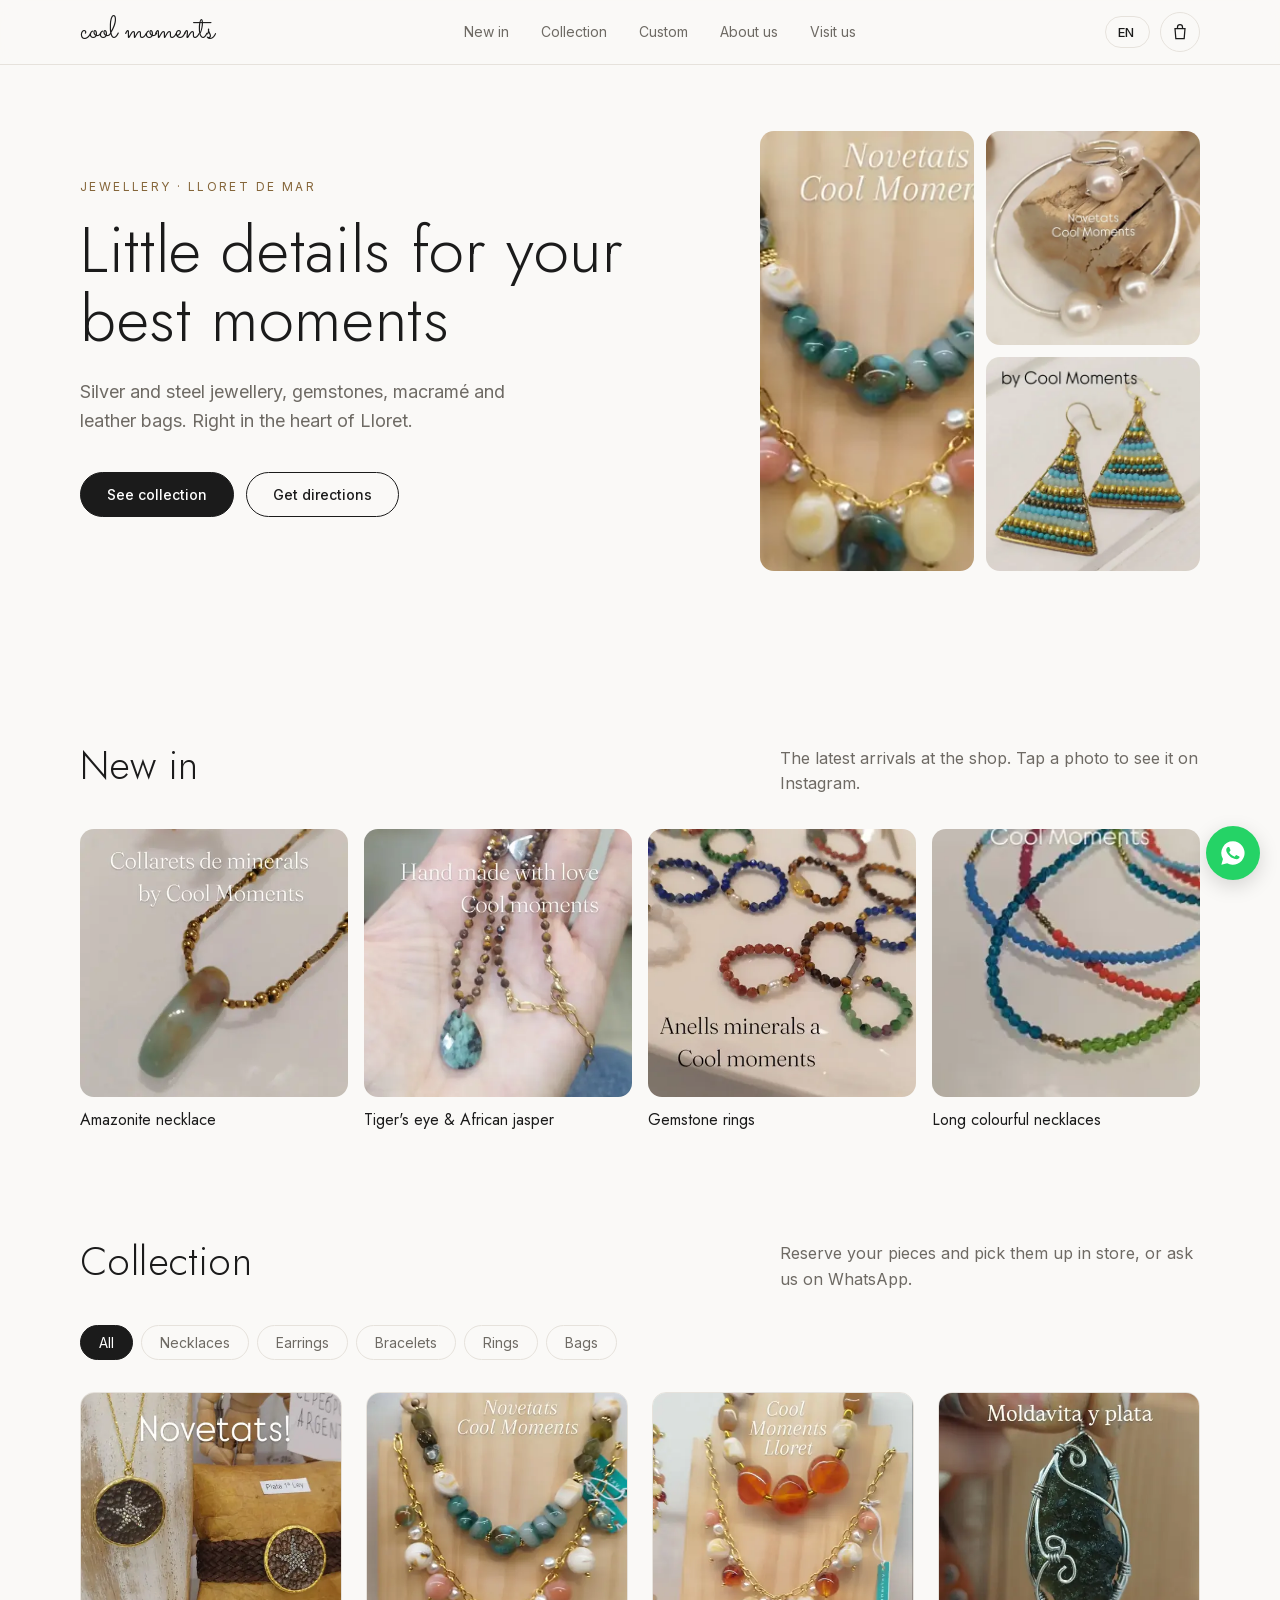
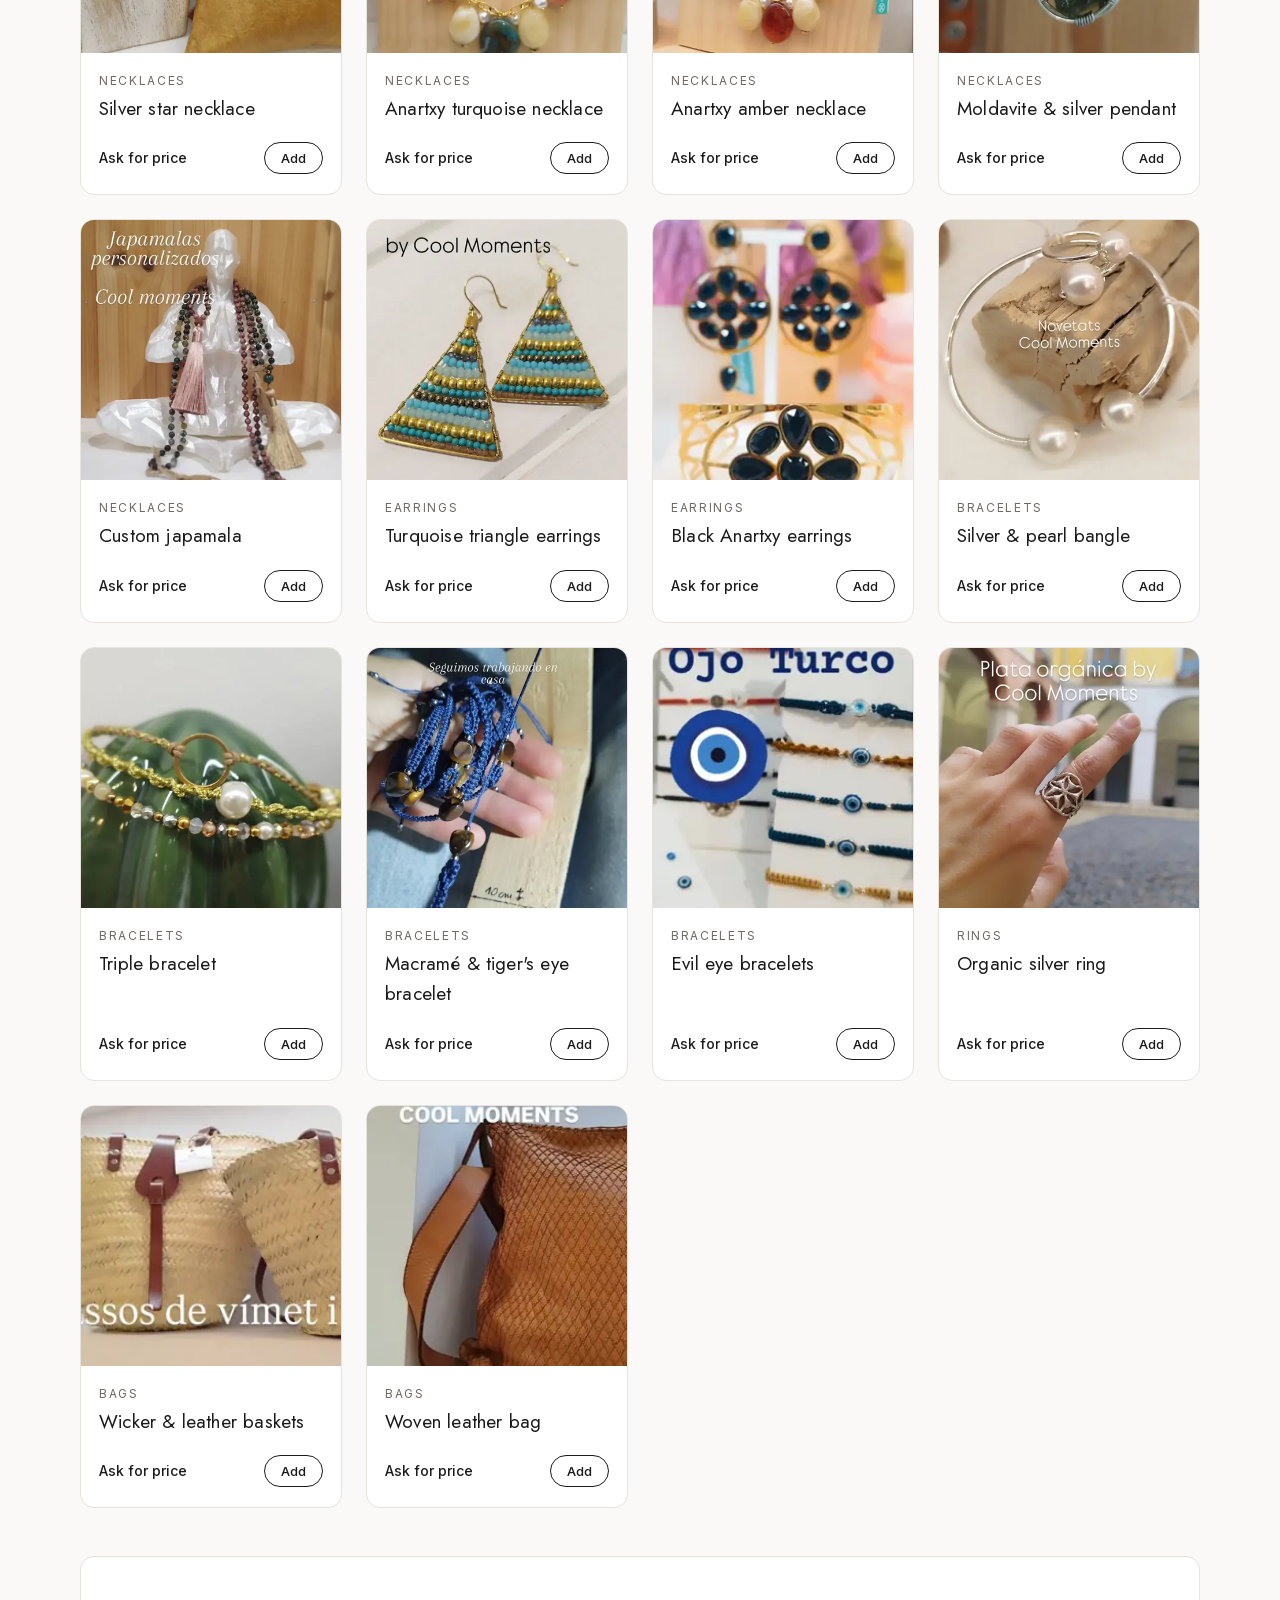
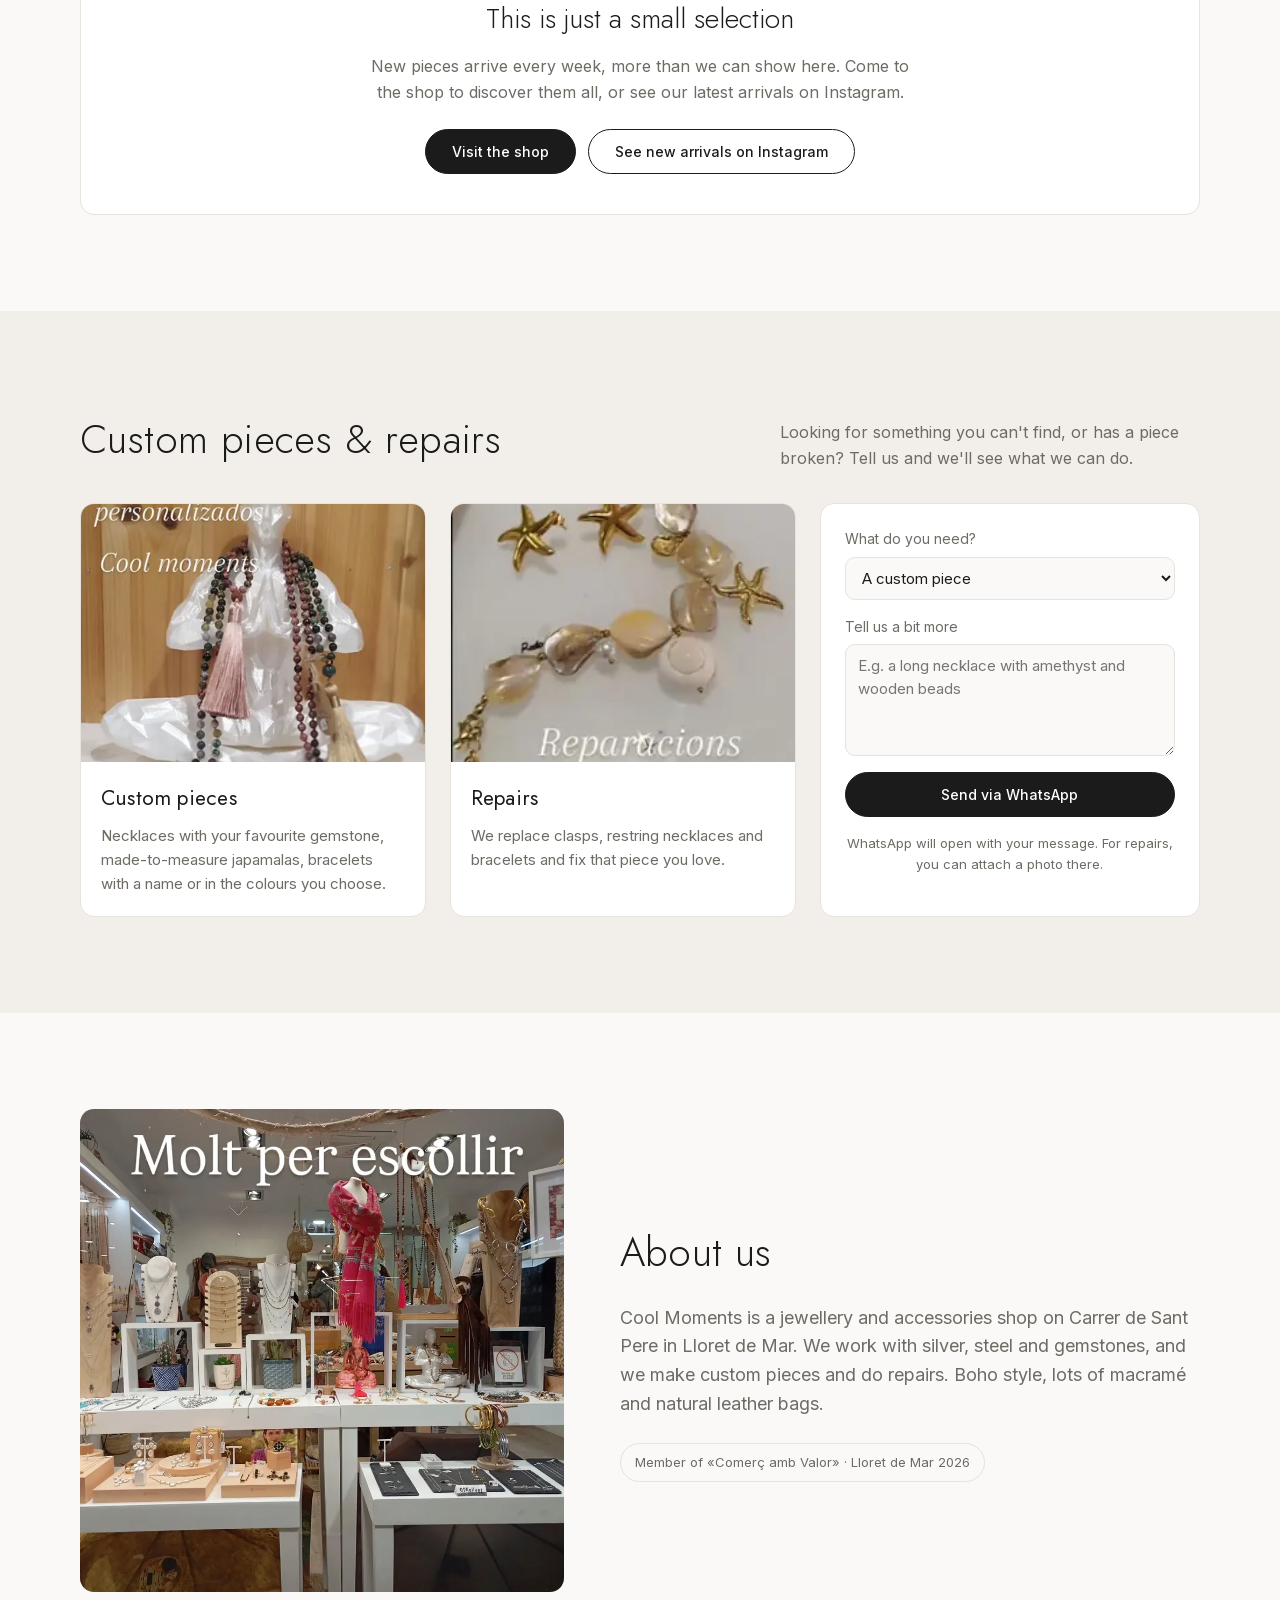
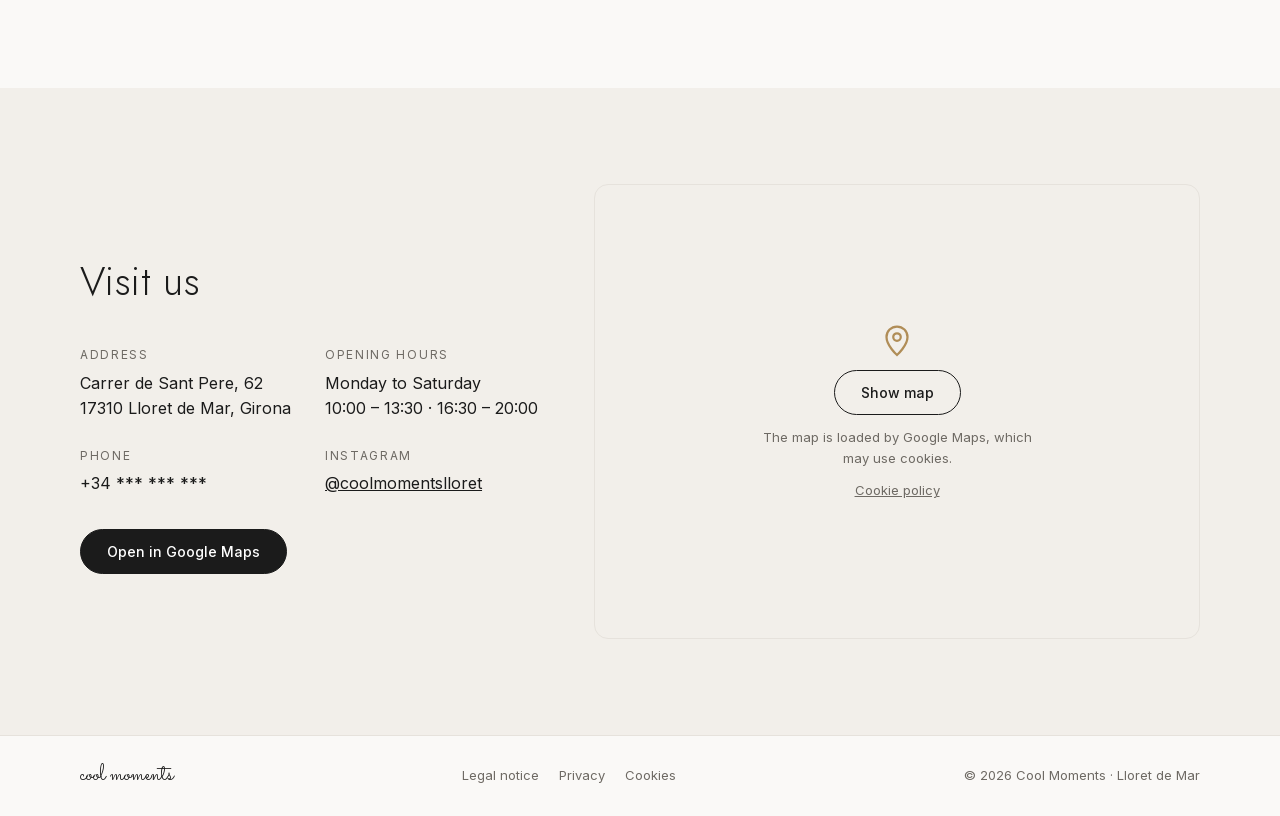
<file: index.html>
<!doctype html>
<html lang="es">
<head>
  <meta charset="utf-8">
  <meta name="viewport" content="width=device-width, initial-scale=1">
  <title>Cool Moments · Bisutería en Lloret de Mar</title>
  <meta name="description" content="Cool Moments, tienda de bisutería y accesorios en Carrer de Sant Pere 62, Lloret de Mar. Plata, acero, minerales, macramé y bolsos de piel. Encargos personalizados y reparaciones.">
  <link rel="alternate" hreflang="es" href="https://guillebrase.github.io/cool-moments-web/">
  <link rel="alternate" hreflang="ca" href="https://guillebrase.github.io/cool-moments-web/?lang=ca">
  <link rel="alternate" hreflang="en" href="https://guillebrase.github.io/cool-moments-web/?lang=en">
  <link rel="alternate" hreflang="fr" href="https://guillebrase.github.io/cool-moments-web/?lang=fr">
  <link rel="alternate" hreflang="x-default" href="https://guillebrase.github.io/cool-moments-web/">
  <meta name="theme-color" content="#faf9f7">

  <!-- Vista previa al compartir el enlace (WhatsApp, Instagram, Facebook...) -->
  <meta property="og:type" content="website">
  <meta property="og:site_name" content="Cool Moments">
  <meta property="og:title" content="Cool Moments · Bisutería en Lloret de Mar">
  <meta property="og:description" content="Plata, acero, minerales, macramé y bolsos de piel en pleno centro de Lloret de Mar.">
  <meta property="og:url" content="https://guillebrase.github.io/cool-moments-web/">
  <meta property="og:image" content="https://guillebrase.github.io/cool-moments-web/img/og.jpg">
  <meta property="og:image:width" content="1200">
  <meta property="og:image:height" content="630">
  <meta property="og:locale" content="es_ES">
  <meta name="twitter:card" content="summary_large_image">

  <link rel="icon" href="favicon.png" type="image/png">
  <link rel="apple-touch-icon" href="apple-touch-icon.png">
  <link rel="preload" href="fonts/jost-300-latin.woff2" as="font" type="font/woff2" crossorigin>
  <link rel="stylesheet" href="styles.css">

  <!-- Datos de la tienda para Google -->
  <script type="application/ld+json">
  {
    "@context": "https://schema.org",
    "@type": "JewelryStore",
    "name": "Cool Moments",
    "description": "Tienda de bisutería y accesorios en plata y acero, minerales, macramé y bolsos de piel. Encargos personalizados y reparaciones.",
    "url": "https://guillebrase.github.io/cool-moments-web/",
    "image": "https://guillebrase.github.io/cool-moments-web/img/tienda.jpg",
    "address": {
      "@type": "PostalAddress",
      "streetAddress": "Carrer de Sant Pere, 62",
      "addressLocality": "Lloret de Mar",
      "postalCode": "17310",
      "addressRegion": "Girona",
      "addressCountry": "ES"
    },
    "geo": { "@type": "GeoCoordinates", "latitude": 41.7016, "longitude": 2.8456 },
    "openingHoursSpecification": [
      { "@type": "OpeningHoursSpecification", "dayOfWeek": ["Monday","Tuesday","Wednesday","Thursday","Friday","Saturday"], "opens": "10:00", "closes": "13:30" },
      { "@type": "OpeningHoursSpecification", "dayOfWeek": ["Monday","Tuesday","Wednesday","Thursday","Friday","Saturday"], "opens": "16:30", "closes": "20:00" }
    ],
    "sameAs": ["https://www.instagram.com/coolmomentslloret/"]
  }
  </script>
</head>
<body>
  <a class="skip" href="#main" data-i18n="a11y.skip">Saltar al contenido</a>

  <div class="notice" id="notice" hidden>
    <p class="notice__text" id="noticeText"></p>
    <button class="notice__close" id="noticeClose" aria-label="Cerrar aviso">✕</button>
  </div>

  <header class="header">
    <div class="wrap header__inner">
      <a href="#inicio" class="logo">cool moments</a>
      <nav class="nav" id="nav">
        <a href="#novedades" data-i18n="nav.new">Novedades</a>
        <a href="#coleccion" data-i18n="nav.collection">Colección</a>
        <a href="#encargos" data-i18n="nav.custom">Encargos</a>
        <a href="#nosotros" data-i18n="nav.about">Nosotros</a>
        <a href="#visitanos" data-i18n="nav.visit">Visítanos</a>
      </nav>
      <div class="header__tools">
        <label class="sr-only" for="lang">Idioma</label>
        <select id="lang" class="lang">
          <option value="es">ES</option>
          <option value="ca">CA</option>
          <option value="en">EN</option>
          <option value="fr">FR</option>
        </select>
        <button class="cart-btn" id="cartOpen" aria-label="Cesta">
          <svg viewBox="0 0 24 24" aria-hidden="true"><path d="M6 8h12l-1 12H7L6 8Z"/><path d="M9 8V6a3 3 0 0 1 6 0v2"/></svg>
          <span class="cart-btn__count" id="cartCount">0</span>
        </button>
      </div>
    </div>
  </header>

  <main id="main">
    <section class="hero" id="inicio">
      <div class="wrap hero__inner">
        <p class="eyebrow" data-i18n="hero.eyebrow">Bisutería · Lloret de Mar</p>
        <h1 class="hero__title" data-i18n="hero.title">Pequeños detalles para tus mejores momentos</h1>
        <p class="hero__text" data-i18n="hero.text">Bisutería y accesorios en plata y acero, minerales, macramé y bolsos de piel. En pleno centro de Lloret.</p>
        <div class="hero__actions">
          <a href="#coleccion" class="btn btn--dark" data-i18n="hero.cta">Ver colección</a>
          <a href="#visitanos" class="btn btn--ghost" data-i18n="hero.cta2">Cómo llegar</a>
        </div>
      </div>
      <div class="hero__photos" aria-hidden="true">
        <img src="img/collar-mineral-turquesa-sm.webp" alt="" loading="lazy">
        <img src="img/pulsera-perlas-plata-sm.webp" alt="" loading="lazy">
        <img src="img/pendientes-triangulo-sm.webp" alt="" loading="lazy">
      </div>
    </section>

    <section class="section section--tight" id="novedades">
      <div class="wrap">
        <div class="section__head">
          <h2 data-i18n="new.title">Novedades</h2>
          <p data-i18n="new.text">Lo último que ha llegado a la tienda. Toca una foto para verla en Instagram.</p>
        </div>
        <div class="news" id="news"></div>
      </div>
    </section>

    <section class="section" id="coleccion">
      <div class="wrap">
        <div class="section__head">
          <h2 data-i18n="collection.title">Colección</h2>
          <p data-i18n="collection.text">Reserva tus piezas y recógelas en tienda, o pregúntanos por WhatsApp.</p>
        </div>
        <div class="filters" id="filters" role="group" aria-label="Filtrar por categoría"></div>
        <div class="grid" id="grid"></div>
        <div class="more">
          <p class="more__title" data-i18n="more.title">Esto es solo una pequeña muestra</p>
          <p class="more__text" data-i18n="more.text">Cada semana llegan piezas nuevas que no da tiempo a subir aquí. Ven a la tienda a descubrirlas todas o mira las últimas novedades en nuestro Instagram.</p>
          <div class="more__actions">
            <a href="#visitanos" class="btn btn--dark" data-i18n="more.visit">Ven a la tienda</a>
            <a href="https://www.instagram.com/coolmomentslloret/" target="_blank" rel="noopener" class="btn btn--ghost" data-i18n="more.ig">Ver novedades en Instagram</a>
          </div>
        </div>
      </div>
    </section>

    <section class="section section--alt" id="encargos">
      <div class="wrap">
        <div class="section__head">
          <h2 data-i18n="custom.title">Encargos y reparaciones</h2>
          <p data-i18n="custom.text">¿Buscas algo que no encuentras o se te ha roto una pieza? Cuéntanoslo y te decimos qué podemos hacer.</p>
        </div>
        <div class="custom">
          <article class="custom__card">
            <img src="img/japamala-sm.webp" srcset="img/japamala-sm.webp 450w, img/japamala.webp 900w" sizes="(max-width: 820px) 120px, 300px" alt="" loading="lazy">
            <div>
              <h3 data-i18n="custom.made.title">Piezas personalizadas</h3>
              <p data-i18n="custom.made.text">Collares con tu mineral favorito, japamalas a medida, pulseras con nombre o con los colores que elijas.</p>
            </div>
          </article>
          <article class="custom__card">
            <img src="img/reparaciones-sm.webp" srcset="img/reparaciones-sm.webp 450w, img/reparaciones.webp 900w" sizes="(max-width: 820px) 120px, 300px" alt="" loading="lazy">
            <div>
              <h3 data-i18n="custom.repair.title">Reparaciones</h3>
              <p data-i18n="custom.repair.text">Cambiamos cierres, reengarzamos collares y pulseras y arreglamos esa pieza a la que tienes cariño.</p>
            </div>
          </article>
          <form class="custom__form" id="customForm">
            <label>
              <span data-i18n="custom.form.type">¿Qué necesitas?</span>
              <select id="customType">
                <option value="made" data-i18n="custom.form.made">Una pieza personalizada</option>
                <option value="repair" data-i18n="custom.form.repair">Una reparación</option>
                <option value="other" data-i18n="custom.form.other">Otra consulta</option>
              </select>
            </label>
            <label>
              <span data-i18n="custom.form.msg">Cuéntanos un poco más</span>
              <textarea id="customMsg" rows="4" maxlength="600" required data-i18n-placeholder="custom.form.ph" placeholder="Ej.: un collar largo con amatista y cuentas de madera"></textarea>
            </label>
            <button class="btn btn--dark btn--full" type="submit" data-i18n="custom.form.send">Enviar por WhatsApp</button>
            <p class="custom__note" data-i18n="custom.form.note">Se abrirá WhatsApp con tu mensaje. Si es una reparación, puedes adjuntar una foto allí.</p>
          </form>
        </div>
      </div>
    </section>

    <section class="section" id="nosotros">
      <div class="wrap about">
        <img class="about__img" src="img/tienda.webp" srcset="img/tienda-sm.webp 450w, img/tienda.webp 900w" sizes="(max-width: 820px) 100vw, 500px" alt="Interior de la tienda Cool Moments" loading="lazy">
        <div>
          <h2 data-i18n="about.title">Nosotros</h2>
          <p data-i18n="about.text">Cool Moments es una tienda de bisutería y accesorios en la Carrer de Sant Pere de Lloret de Mar. Trabajamos con plata, acero y minerales, y hacemos piezas personalizadas y reparaciones. Estilo boho, mucho macramé y bolsos de piel natural.</p>
          <p class="badge" data-i18n="about.badge">Comercio adherido a «Comerç amb Valor» · Lloret de Mar 2026</p>
        </div>
      </div>
    </section>

    <section class="section section--alt" id="visitanos">
      <div class="wrap visit">
        <div class="visit__info">
          <h2 data-i18n="visit.title">Visítanos</h2>
          <dl class="facts">
            <div>
              <dt data-i18n="visit.address">Dirección</dt>
              <dd>Carrer de Sant Pere, 62<br>17310 Lloret de Mar, Girona</dd>
            </div>
            <div>
              <dt data-i18n="visit.hours">Horario</dt>
              <dd><span data-i18n="visit.days">Lunes a sábado</span><br>10:00 – 13:30 · 16:30 – 20:00</dd>
            </div>
            <div>
              <dt data-i18n="visit.phone">Teléfono</dt>
              <dd>+34 *** *** ***</dd>
            </div>
            <div>
              <dt>Instagram</dt>
              <dd><a href="https://www.instagram.com/coolmomentslloret/" target="_blank" rel="noopener">@coolmomentslloret</a></dd>
            </div>
          </dl>
          <a class="btn btn--dark" href="https://www.google.com/maps/dir/?api=1&destination=Carrer+de+Sant+Pere+62+Lloret+de+Mar" target="_blank" rel="noopener" data-i18n="visit.directions">Abrir en Google Maps</a>
        </div>
        <div class="visit__map" id="map">
          <div class="map-consent">
            <svg viewBox="0 0 24 24" aria-hidden="true"><path d="M12 22s7-6.2 7-12a7 7 0 0 0-14 0c0 5.8 7 12 7 12Z"/><circle cx="12" cy="10" r="2.5"/></svg>
            <button class="btn btn--ghost" id="mapLoad" type="button" data-i18n="map.load">Ver mapa</button>
            <p data-i18n="map.note">El mapa lo carga Google Maps, que puede usar cookies.</p>
            <a href="cookies.html" id="lnMapMore" data-i18n="map.more">Política de cookies</a>
          </div>
        </div>
      </div>
    </section>
  </main>

  <footer class="footer">
    <div class="wrap footer__inner">
      <span class="logo logo--small">cool moments</span>
      <nav class="footer__legal">
        <a href="aviso-legal.html" id="lnNotice" data-i18n="legal.notice">Aviso legal</a>
        <a href="privacidad.html" id="lnPrivacy" data-i18n="legal.privacy">Privacidad</a>
        <a href="cookies.html" id="lnCookies" data-i18n="legal.cookies">Cookies</a>
      </nav>
      <span>© <span id="year"></span> Cool Moments · Lloret de Mar</span>
    </div>
  </footer>

  <!-- Cesta -->
  <div class="overlay" id="overlay" hidden></div>
  <aside class="cart" id="cart" aria-hidden="true" role="dialog" aria-modal="true" aria-labelledby="cartTitle">
    <div class="cart__head">
      <h3 id="cartTitle" data-i18n="cart.title">Tu cesta</h3>
      <button class="icon-btn" id="cartClose" aria-label="Cerrar">✕</button>
    </div>
    <ul class="cart__list" id="cartList"></ul>
    <p class="cart__empty" id="cartEmpty" data-i18n="cart.empty">Tu cesta está vacía.</p>
    <div class="cart__foot">
      <div class="cart__total" id="cartTotalRow"><span data-i18n="cart.total">Total</span><strong id="cartTotal">0 €</strong></div>
      <button class="btn btn--dark btn--full" id="cartSend" data-i18n="cart.send">Enviar pedido por WhatsApp</button>
      <p class="cart__note" data-i18n="cart.note">Te confirmamos disponibilidad y lo recoges en tienda.</p>
    </div>
  </aside>

  <a class="wa-float" id="waFloat" href="#" target="_blank" rel="noopener" aria-label="WhatsApp">
    <svg viewBox="0 0 24 24" aria-hidden="true"><path d="M12 2a10 10 0 0 0-8.6 15.1L2 22l5-1.3A10 10 0 1 0 12 2Zm5.3 14.1c-.2.6-1.3 1.2-1.8 1.2-.5.1-1 .2-3.4-.7-2.8-1.1-4.6-4-4.8-4.2-.1-.2-1.1-1.5-1.1-2.9s.7-2 1-2.3c.2-.3.5-.3.7-.3h.5c.2 0 .4 0 .6.5l.8 2c.1.2.1.4 0 .5l-.4.6-.4.4c-.1.1-.3.3-.1.6.2.3.8 1.3 1.7 2.1 1.2 1 2.1 1.3 2.4 1.5.3.1.5.1.6-.1l.9-1c.2-.3.4-.2.6-.1l1.9.9c.3.1.5.2.5.3.1.2.1.7-.1 1.4Z"/></svg>
  </a>

  <script src="script.js"></script>
</body>
</html>
</file>
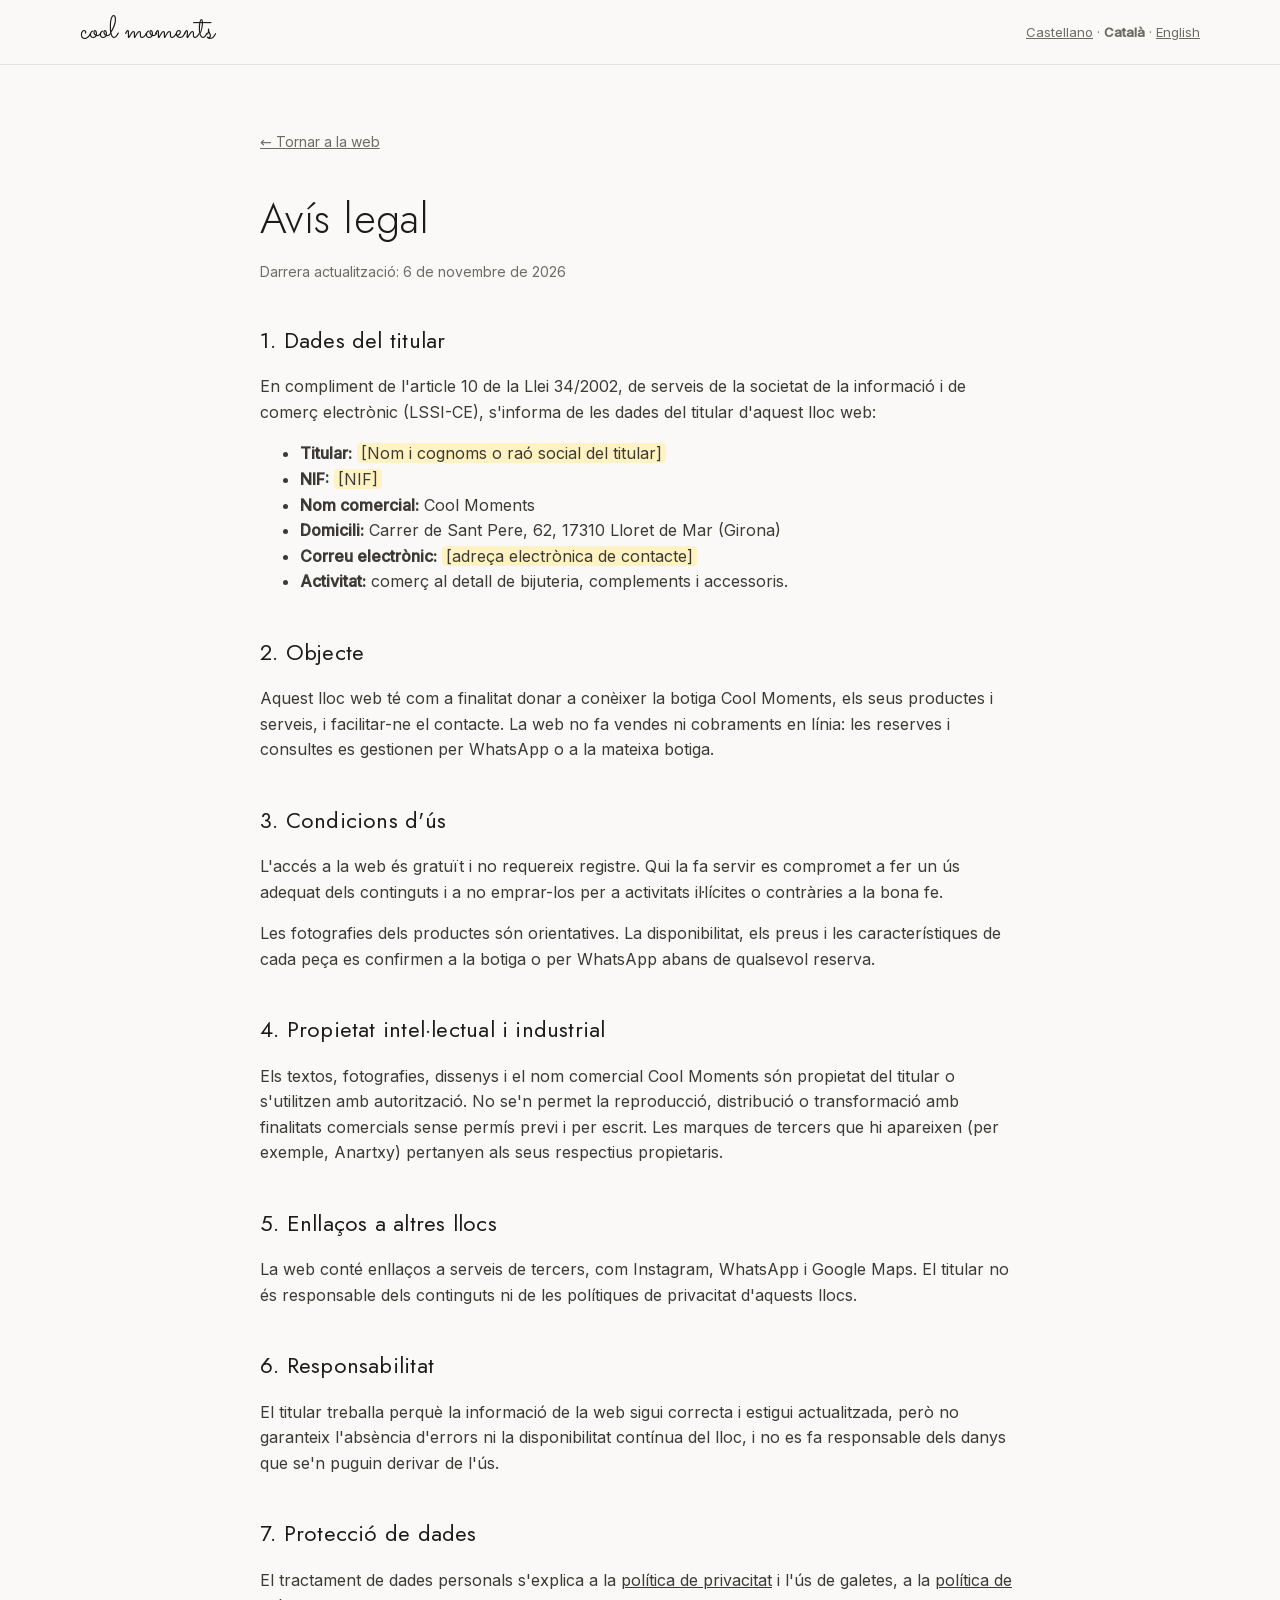
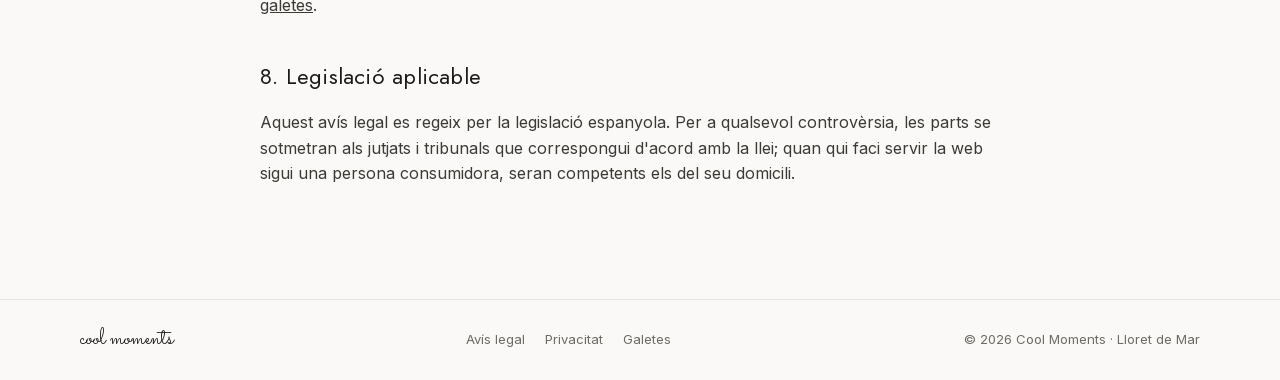
<file: avis-legal.html>
<!doctype html>
<html lang="ca">
<head>
  <meta charset="utf-8">
  <meta name="viewport" content="width=device-width, initial-scale=1">
  <title>Avís legal · Cool Moments</title>
  <meta name="robots" content="noindex, follow">
  <link rel="icon" href="favicon.png" type="image/png">
  <link rel="stylesheet" href="styles.css">
</head>
<body>
  <header class="header">
    <div class="wrap header__inner">
      <a href="./?lang=ca" class="logo">cool moments</a>
      <p class="legal__langs"><a href="aviso-legal.html" lang="es">Castellano</a> · <strong>Català</strong> · <a href="legal-notice.html" lang="en">English</a></p>
    </div>
  </header>
  <main class="wrap legal">
    <a class="back" href="./?lang=ca">← Tornar a la web</a>
    <h1>Avís legal</h1>
    <p class="updated">Darrera actualització: 6 de novembre de 2026</p>

    <h2>1. Dades del titular</h2>
    <p>En compliment de l'article 10 de la Llei 34/2002, de serveis de la societat de la informació i de comerç electrònic (LSSI-CE), s'informa de les dades del titular d'aquest lloc web:</p>
    <ul>
      <li><strong>Titular:</strong> <span class="pending">[Nom i cognoms o raó social del titular]</span></li>
      <li><strong>NIF:</strong> <span class="pending">[NIF]</span></li>
      <li><strong>Nom comercial:</strong> Cool Moments</li>
      <li><strong>Domicili:</strong> Carrer de Sant Pere, 62, 17310 Lloret de Mar (Girona)</li>
      <li><strong>Correu electrònic:</strong> <span class="pending">[adreça electrònica de contacte]</span></li>
      <li><strong>Activitat:</strong> comerç al detall de bijuteria, complements i accessoris.</li>
    </ul>
    <h2>2. Objecte</h2>
    <p>Aquest lloc web té com a finalitat donar a conèixer la botiga Cool Moments, els seus productes i serveis, i facilitar-ne el contacte. La web no fa vendes ni cobraments en línia: les reserves i consultes es gestionen per WhatsApp o a la mateixa botiga.</p>
    <h2>3. Condicions d'ús</h2>
    <p>L'accés a la web és gratuït i no requereix registre. Qui la fa servir es compromet a fer un ús adequat dels continguts i a no emprar-los per a activitats il·lícites o contràries a la bona fe.</p>
    <p>Les fotografies dels productes són orientatives. La disponibilitat, els preus i les característiques de cada peça es confirmen a la botiga o per WhatsApp abans de qualsevol reserva.</p>
    <h2>4. Propietat intel·lectual i industrial</h2>
    <p>Els textos, fotografies, dissenys i el nom comercial Cool Moments són propietat del titular o s'utilitzen amb autorització. No se'n permet la reproducció, distribució o transformació amb finalitats comercials sense permís previ i per escrit. Les marques de tercers que hi apareixen (per exemple, Anartxy) pertanyen als seus respectius propietaris.</p>
    <h2>5. Enllaços a altres llocs</h2>
    <p>La web conté enllaços a serveis de tercers, com Instagram, WhatsApp i Google Maps. El titular no és responsable dels continguts ni de les polítiques de privacitat d'aquests llocs.</p>
    <h2>6. Responsabilitat</h2>
    <p>El titular treballa perquè la informació de la web sigui correcta i estigui actualitzada, però no garanteix l'absència d'errors ni la disponibilitat contínua del lloc, i no es fa responsable dels danys que se'n puguin derivar de l'ús.</p>
    <h2>7. Protecció de dades</h2>
    <p>El tractament de dades personals s'explica a la <a href="privacitat.html">política de privacitat</a> i l'ús de galetes, a la <a href="galetes.html">política de galetes</a>.</p>
    <h2>8. Legislació aplicable</h2>
    <p>Aquest avís legal es regeix per la legislació espanyola. Per a qualsevol controvèrsia, les parts se sotmetran als jutjats i tribunals que correspongui d'acord amb la llei; quan qui faci servir la web sigui una persona consumidora, seran competents els del seu domicili.</p>

  </main>
  <footer class="footer">
    <div class="wrap footer__inner">
      <span class="logo logo--small">cool moments</span>
      <nav class="footer__legal">
        <a href="avis-legal.html">Avís legal</a>
        <a href="privacitat.html">Privacitat</a>
        <a href="galetes.html">Galetes</a>
      </nav>
      <span>© 2026 Cool Moments · Lloret de Mar</span>
    </div>
  </footer>
</body>
</html>
</file>
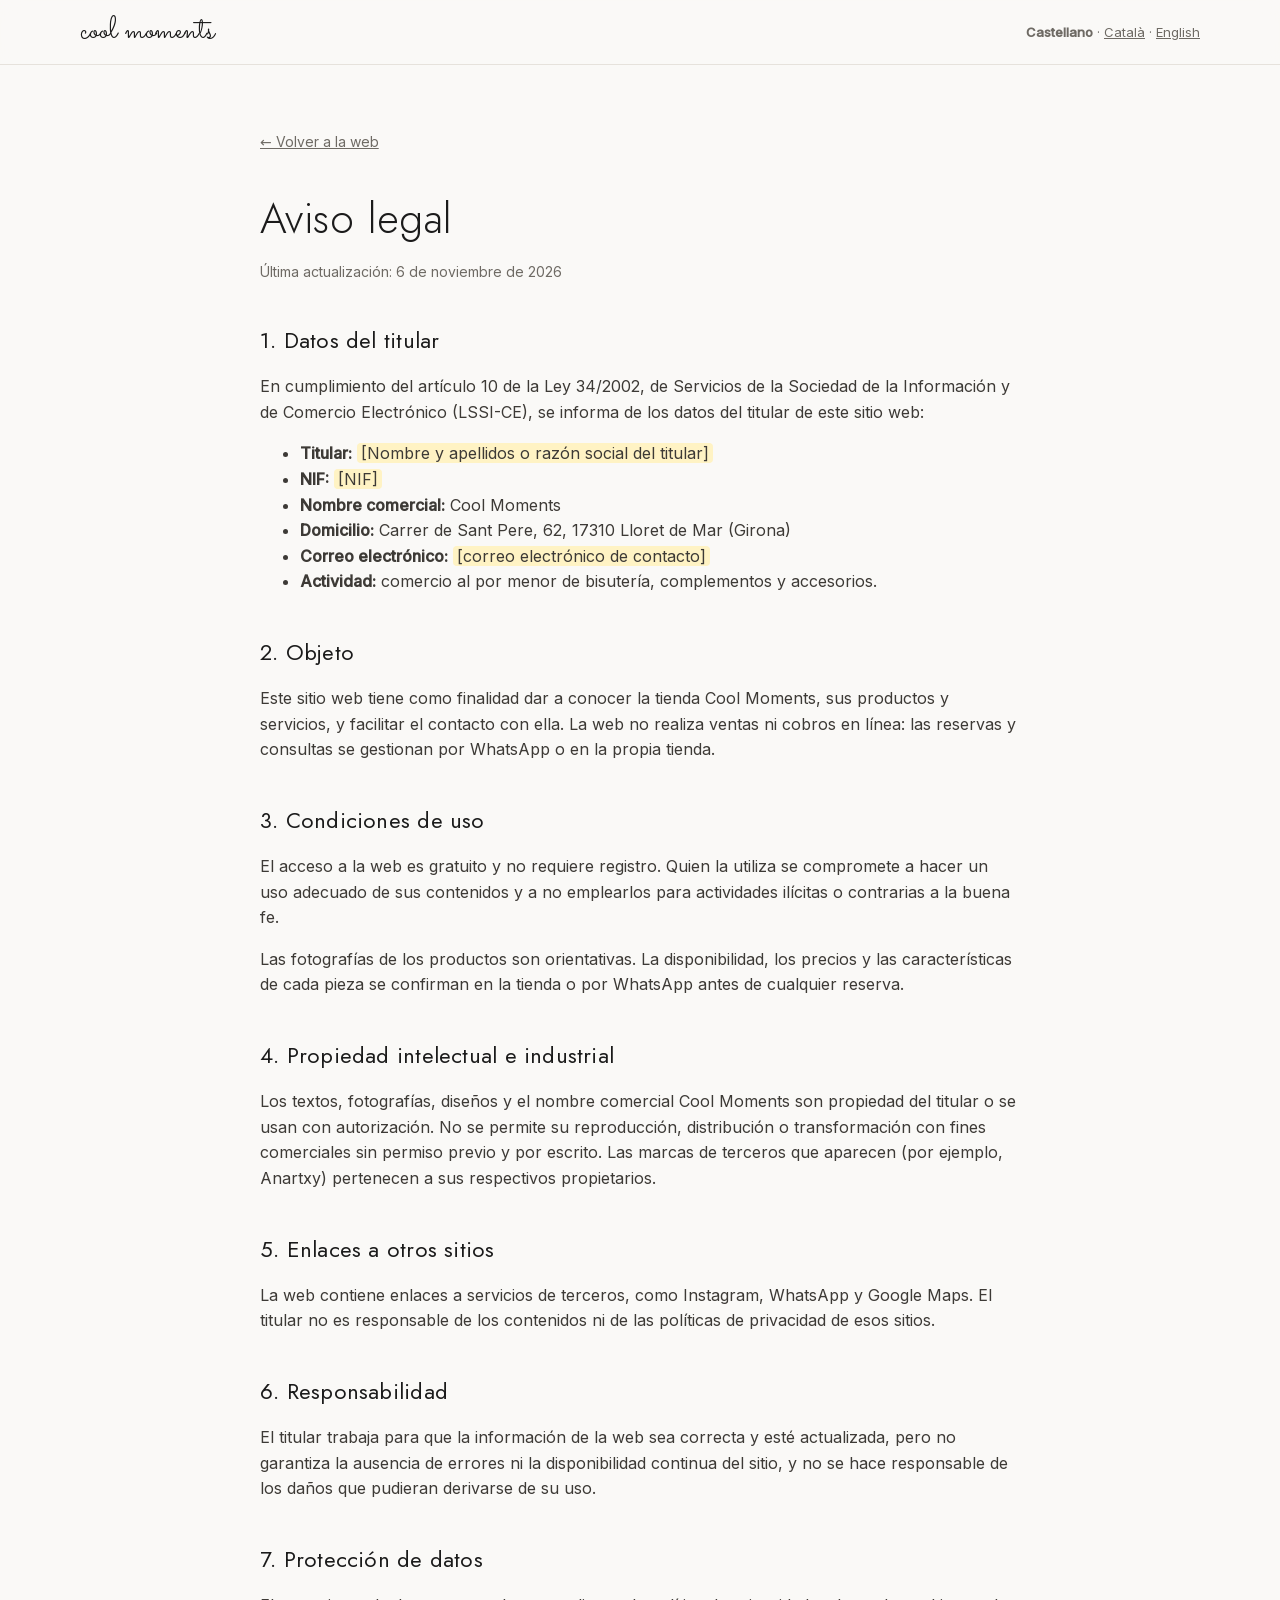
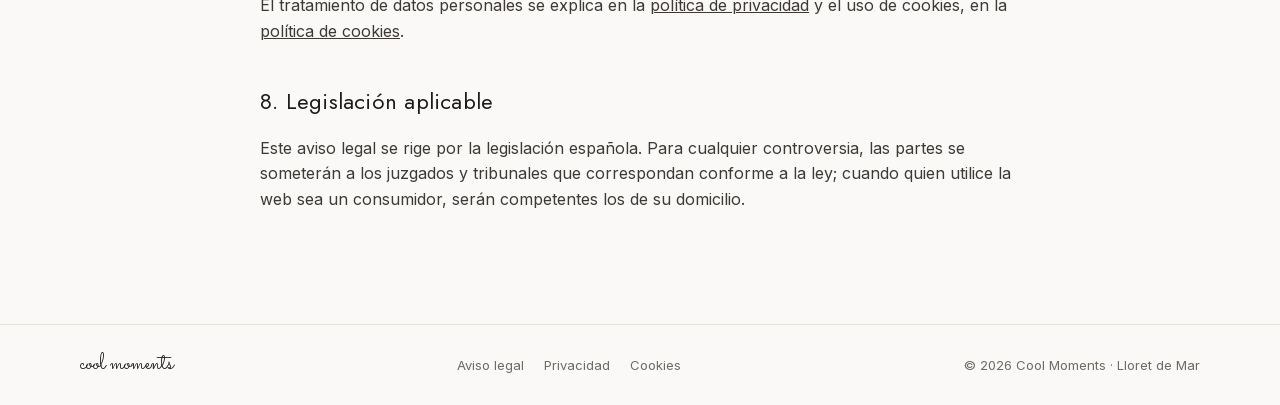
<file: aviso-legal.html>
<!doctype html>
<html lang="es">
<head>
  <meta charset="utf-8">
  <meta name="viewport" content="width=device-width, initial-scale=1">
  <title>Aviso legal · Cool Moments</title>
  <meta name="robots" content="noindex, follow">
  <link rel="icon" href="favicon.png" type="image/png">
  <link rel="stylesheet" href="styles.css">
</head>
<body>
  <header class="header">
    <div class="wrap header__inner">
      <a href="./" class="logo">cool moments</a>
      <p class="legal__langs"><strong>Castellano</strong> · <a href="avis-legal.html" lang="ca">Català</a> · <a href="legal-notice.html" lang="en">English</a></p>
    </div>
  </header>
  <main class="wrap legal">
    <a class="back" href="./">← Volver a la web</a>
    <h1>Aviso legal</h1>
    <p class="updated">Última actualización: 6 de noviembre de 2026</p>

    <h2>1. Datos del titular</h2>
    <p>En cumplimiento del artículo 10 de la Ley 34/2002, de Servicios de la Sociedad de la Información y de Comercio Electrónico (LSSI-CE), se informa de los datos del titular de este sitio web:</p>
    <ul>
      <li><strong>Titular:</strong> <span class="pending">[Nombre y apellidos o razón social del titular]</span></li>
      <li><strong>NIF:</strong> <span class="pending">[NIF]</span></li>
      <li><strong>Nombre comercial:</strong> Cool Moments</li>
      <li><strong>Domicilio:</strong> Carrer de Sant Pere, 62, 17310 Lloret de Mar (Girona)</li>
      <li><strong>Correo electrónico:</strong> <span class="pending">[correo electrónico de contacto]</span></li>
      <li><strong>Actividad:</strong> comercio al por menor de bisutería, complementos y accesorios.</li>
    </ul>

    <h2>2. Objeto</h2>
    <p>Este sitio web tiene como finalidad dar a conocer la tienda Cool Moments, sus productos y servicios, y facilitar el contacto con ella. La web no realiza ventas ni cobros en línea: las reservas y consultas se gestionan por WhatsApp o en la propia tienda.</p>

    <h2>3. Condiciones de uso</h2>
    <p>El acceso a la web es gratuito y no requiere registro. Quien la utiliza se compromete a hacer un uso adecuado de sus contenidos y a no emplearlos para actividades ilícitas o contrarias a la buena fe.</p>
    <p>Las fotografías de los productos son orientativas. La disponibilidad, los precios y las características de cada pieza se confirman en la tienda o por WhatsApp antes de cualquier reserva.</p>

    <h2>4. Propiedad intelectual e industrial</h2>
    <p>Los textos, fotografías, diseños y el nombre comercial Cool Moments son propiedad del titular o se usan con autorización. No se permite su reproducción, distribución o transformación con fines comerciales sin permiso previo y por escrito. Las marcas de terceros que aparecen (por ejemplo, Anartxy) pertenecen a sus respectivos propietarios.</p>

    <h2>5. Enlaces a otros sitios</h2>
    <p>La web contiene enlaces a servicios de terceros, como Instagram, WhatsApp y Google Maps. El titular no es responsable de los contenidos ni de las políticas de privacidad de esos sitios.</p>

    <h2>6. Responsabilidad</h2>
    <p>El titular trabaja para que la información de la web sea correcta y esté actualizada, pero no garantiza la ausencia de errores ni la disponibilidad continua del sitio, y no se hace responsable de los daños que pudieran derivarse de su uso.</p>

    <h2>7. Protección de datos</h2>
    <p>El tratamiento de datos personales se explica en la <a href="privacidad.html">política de privacidad</a> y el uso de cookies, en la <a href="cookies.html">política de cookies</a>.</p>

    <h2>8. Legislación aplicable</h2>
    <p>Este aviso legal se rige por la legislación española. Para cualquier controversia, las partes se someterán a los juzgados y tribunales que correspondan conforme a la ley; cuando quien utilice la web sea un consumidor, serán competentes los de su domicilio.</p>

  </main>
  <footer class="footer">
    <div class="wrap footer__inner">
      <span class="logo logo--small">cool moments</span>
      <nav class="footer__legal">
        <a href="aviso-legal.html">Aviso legal</a>
        <a href="privacidad.html">Privacidad</a>
        <a href="cookies.html">Cookies</a>
      </nav>
      <span>© 2026 Cool Moments · Lloret de Mar</span>
    </div>
  </footer>
</body>
</html>
</file>
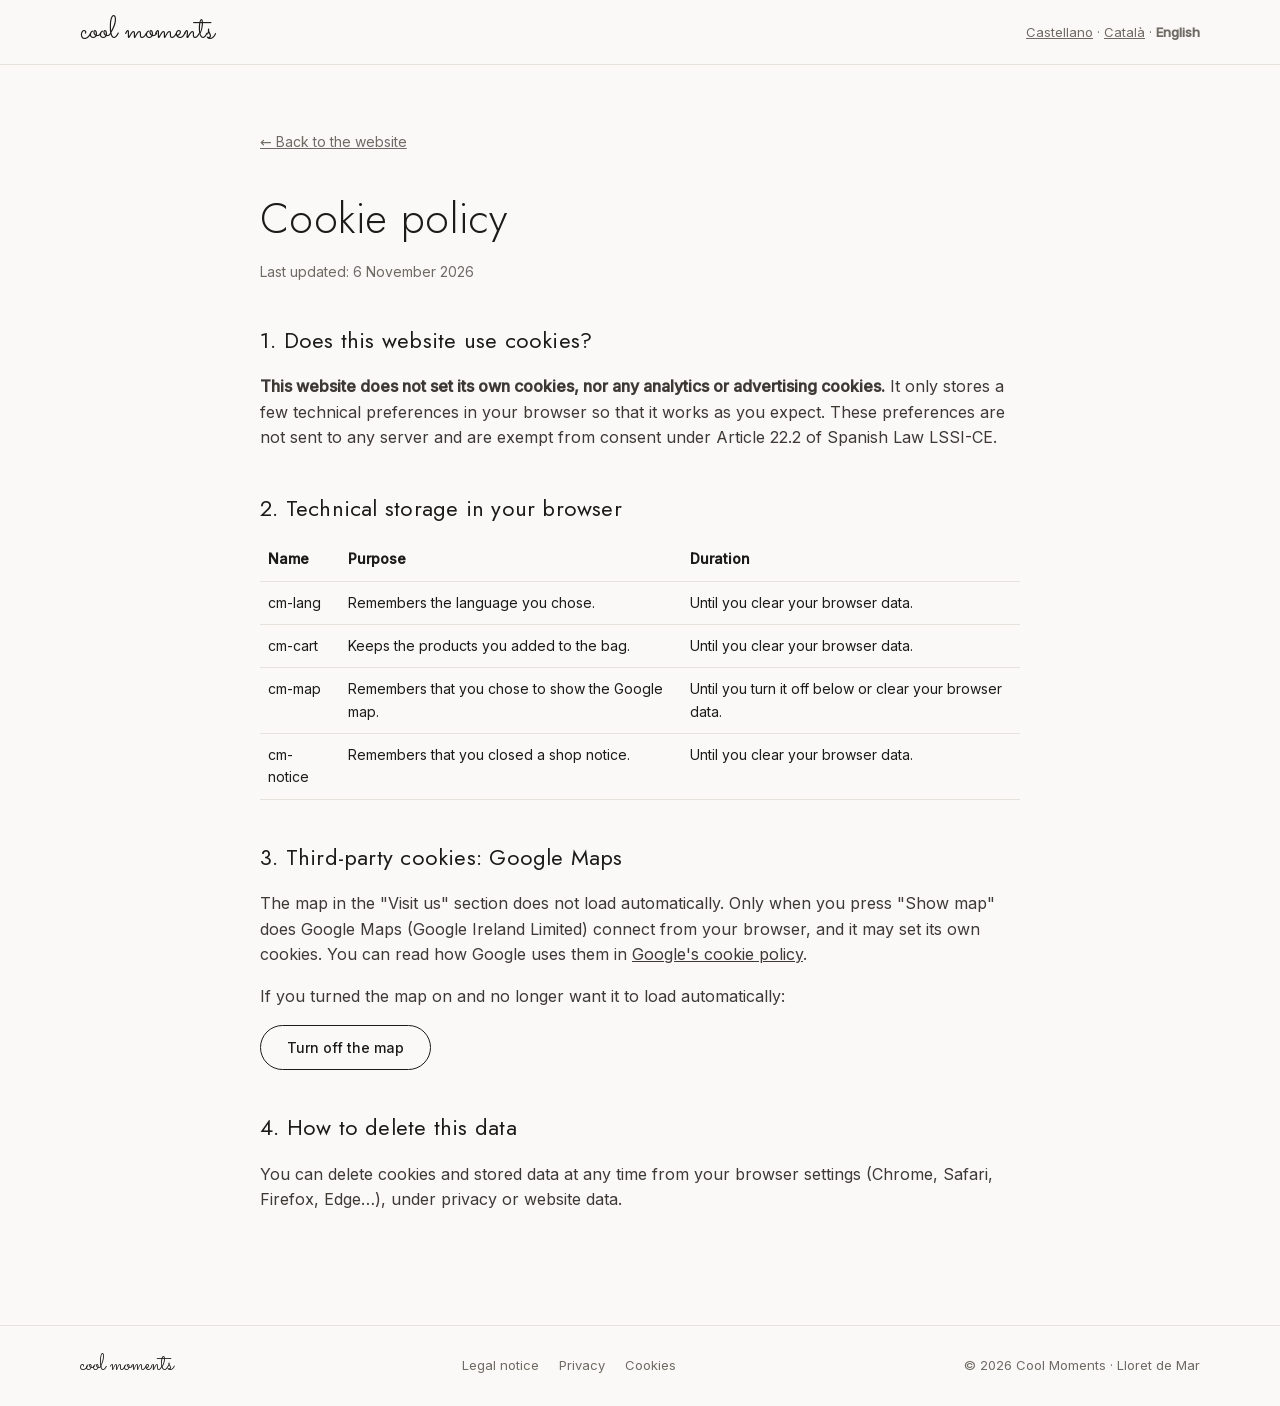
<file: cookie-policy.html>
<!doctype html>
<html lang="en">
<head>
  <meta charset="utf-8">
  <meta name="viewport" content="width=device-width, initial-scale=1">
  <title>Cookie policy · Cool Moments</title>
  <meta name="robots" content="noindex, follow">
  <link rel="icon" href="favicon.png" type="image/png">
  <link rel="stylesheet" href="styles.css">
</head>
<body>
  <header class="header">
    <div class="wrap header__inner">
      <a href="./?lang=en" class="logo">cool moments</a>
      <p class="legal__langs"><a href="cookies.html" lang="es">Castellano</a> · <a href="galetes.html" lang="ca">Català</a> · <strong>English</strong></p>
    </div>
  </header>
  <main class="wrap legal">
    <a class="back" href="./?lang=en">← Back to the website</a>
    <h1>Cookie policy</h1>
    <p class="updated">Last updated: 6 November 2026</p>

    <h2>1. Does this website use cookies?</h2>
    <p><strong>This website does not set its own cookies, nor any analytics or advertising cookies.</strong> It only stores a few technical preferences in your browser so that it works as you expect. These preferences are not sent to any server and are exempt from consent under Article 22.2 of Spanish Law LSSI-CE.</p>
    <h2>2. Technical storage in your browser</h2>
    <table>
      <thead><tr><th>Name</th><th>Purpose</th><th>Duration</th></tr></thead>
      <tbody>
        <tr><td>cm-lang</td><td>Remembers the language you chose.</td><td>Until you clear your browser data.</td></tr>
        <tr><td>cm-cart</td><td>Keeps the products you added to the bag.</td><td>Until you clear your browser data.</td></tr>
        <tr><td>cm-map</td><td>Remembers that you chose to show the Google map.</td><td>Until you turn it off below or clear your browser data.</td></tr>
        <tr><td>cm-notice</td><td>Remembers that you closed a shop notice.</td><td>Until you clear your browser data.</td></tr>
      </tbody>
    </table>
    <h2>3. Third-party cookies: Google Maps</h2>
    <p>The map in the "Visit us" section does not load automatically. Only when you press "Show map" does Google Maps (Google Ireland Limited) connect from your browser, and it may set its own cookies. You can read how Google uses them in <a href="https://policies.google.com/technologies/cookies?hl=en" target="_blank" rel="noopener">Google's cookie policy</a>.</p>
    <p>If you turned the map on and no longer want it to load automatically:</p>
    <p><button class="btn btn--ghost" type="button" onclick="try{localStorage.removeItem('cm-map')}catch(e){};this.textContent='Done: the map will no longer load automatically'">Turn off the map</button></p>
    <h2>4. How to delete this data</h2>
    <p>You can delete cookies and stored data at any time from your browser settings (Chrome, Safari, Firefox, Edge…), under privacy or website data.</p>

  </main>
  <footer class="footer">
    <div class="wrap footer__inner">
      <span class="logo logo--small">cool moments</span>
      <nav class="footer__legal">
        <a href="legal-notice.html">Legal notice</a>
        <a href="privacy.html">Privacy</a>
        <a href="cookie-policy.html">Cookies</a>
      </nav>
      <span>© 2026 Cool Moments · Lloret de Mar</span>
    </div>
  </footer>
</body>
</html>
</file>
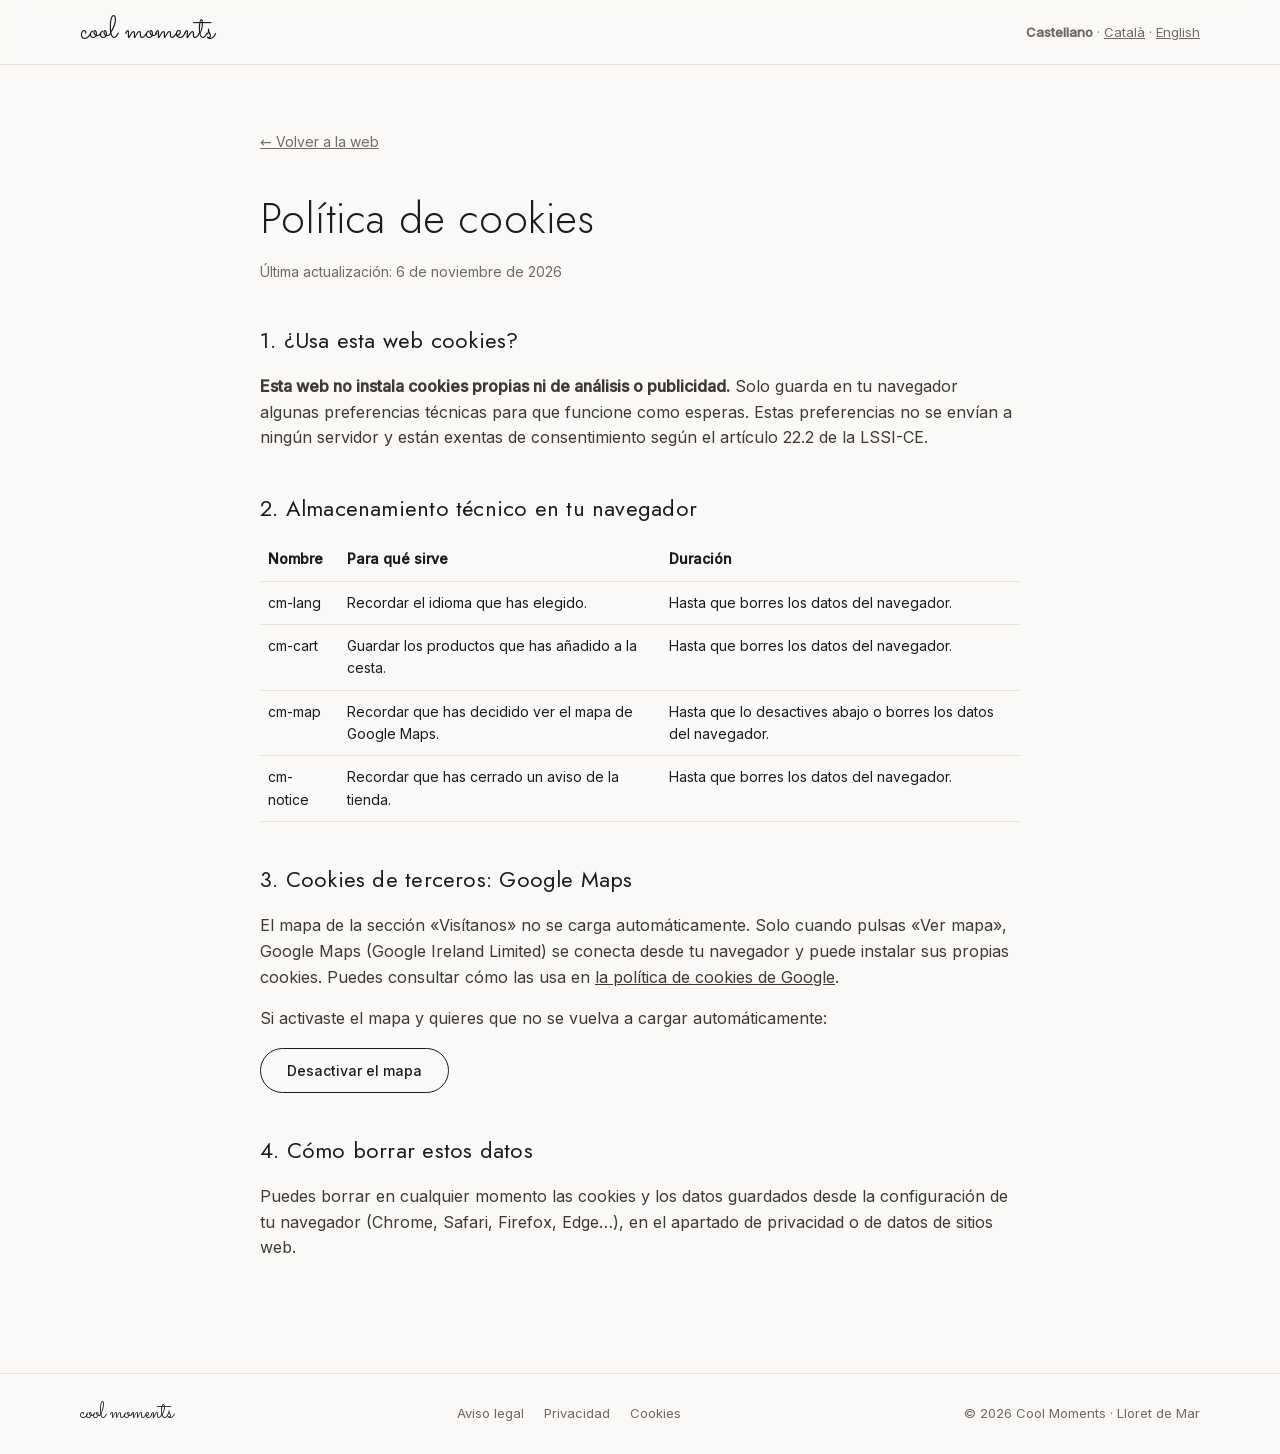
<file: cookies.html>
<!doctype html>
<html lang="es">
<head>
  <meta charset="utf-8">
  <meta name="viewport" content="width=device-width, initial-scale=1">
  <title>Política de cookies · Cool Moments</title>
  <meta name="robots" content="noindex, follow">
  <link rel="icon" href="favicon.png" type="image/png">
  <link rel="stylesheet" href="styles.css">
</head>
<body>
  <header class="header">
    <div class="wrap header__inner">
      <a href="./" class="logo">cool moments</a>
      <p class="legal__langs"><strong>Castellano</strong> · <a href="galetes.html" lang="ca">Català</a> · <a href="cookie-policy.html" lang="en">English</a></p>
    </div>
  </header>
  <main class="wrap legal">
    <a class="back" href="./">← Volver a la web</a>
    <h1>Política de cookies</h1>
    <p class="updated">Última actualización: 6 de noviembre de 2026</p>

    <h2>1. ¿Usa esta web cookies?</h2>
    <p><strong>Esta web no instala cookies propias ni de análisis o publicidad.</strong> Solo guarda en tu navegador algunas preferencias técnicas para que funcione como esperas. Estas preferencias no se envían a ningún servidor y están exentas de consentimiento según el artículo 22.2 de la LSSI-CE.</p>

    <h2>2. Almacenamiento técnico en tu navegador</h2>
    <table>
      <thead><tr><th>Nombre</th><th>Para qué sirve</th><th>Duración</th></tr></thead>
      <tbody>
        <tr><td>cm-lang</td><td>Recordar el idioma que has elegido.</td><td>Hasta que borres los datos del navegador.</td></tr>
        <tr><td>cm-cart</td><td>Guardar los productos que has añadido a la cesta.</td><td>Hasta que borres los datos del navegador.</td></tr>
        <tr><td>cm-map</td><td>Recordar que has decidido ver el mapa de Google Maps.</td><td>Hasta que lo desactives abajo o borres los datos del navegador.</td></tr>
        <tr><td>cm-notice</td><td>Recordar que has cerrado un aviso de la tienda.</td><td>Hasta que borres los datos del navegador.</td></tr>
      </tbody>
    </table>

    <h2>3. Cookies de terceros: Google Maps</h2>
    <p>El mapa de la sección «Visítanos» no se carga automáticamente. Solo cuando pulsas «Ver mapa», Google Maps (Google Ireland Limited) se conecta desde tu navegador y puede instalar sus propias cookies. Puedes consultar cómo las usa en <a href="https://policies.google.com/technologies/cookies" target="_blank" rel="noopener">la política de cookies de Google</a>.</p>
    <p>Si activaste el mapa y quieres que no se vuelva a cargar automáticamente:</p>
    <p><button class="btn btn--ghost" type="button" onclick="try{localStorage.removeItem('cm-map')}catch(e){};this.textContent='Hecho: el mapa ya no se cargará automáticamente'">Desactivar el mapa</button></p>

    <h2>4. Cómo borrar estos datos</h2>
    <p>Puedes borrar en cualquier momento las cookies y los datos guardados desde la configuración de tu navegador (Chrome, Safari, Firefox, Edge…), en el apartado de privacidad o de datos de sitios web.</p>

  </main>
  <footer class="footer">
    <div class="wrap footer__inner">
      <span class="logo logo--small">cool moments</span>
      <nav class="footer__legal">
        <a href="aviso-legal.html">Aviso legal</a>
        <a href="privacidad.html">Privacidad</a>
        <a href="cookies.html">Cookies</a>
      </nav>
      <span>© 2026 Cool Moments · Lloret de Mar</span>
    </div>
  </footer>
</body>
</html>
</file>
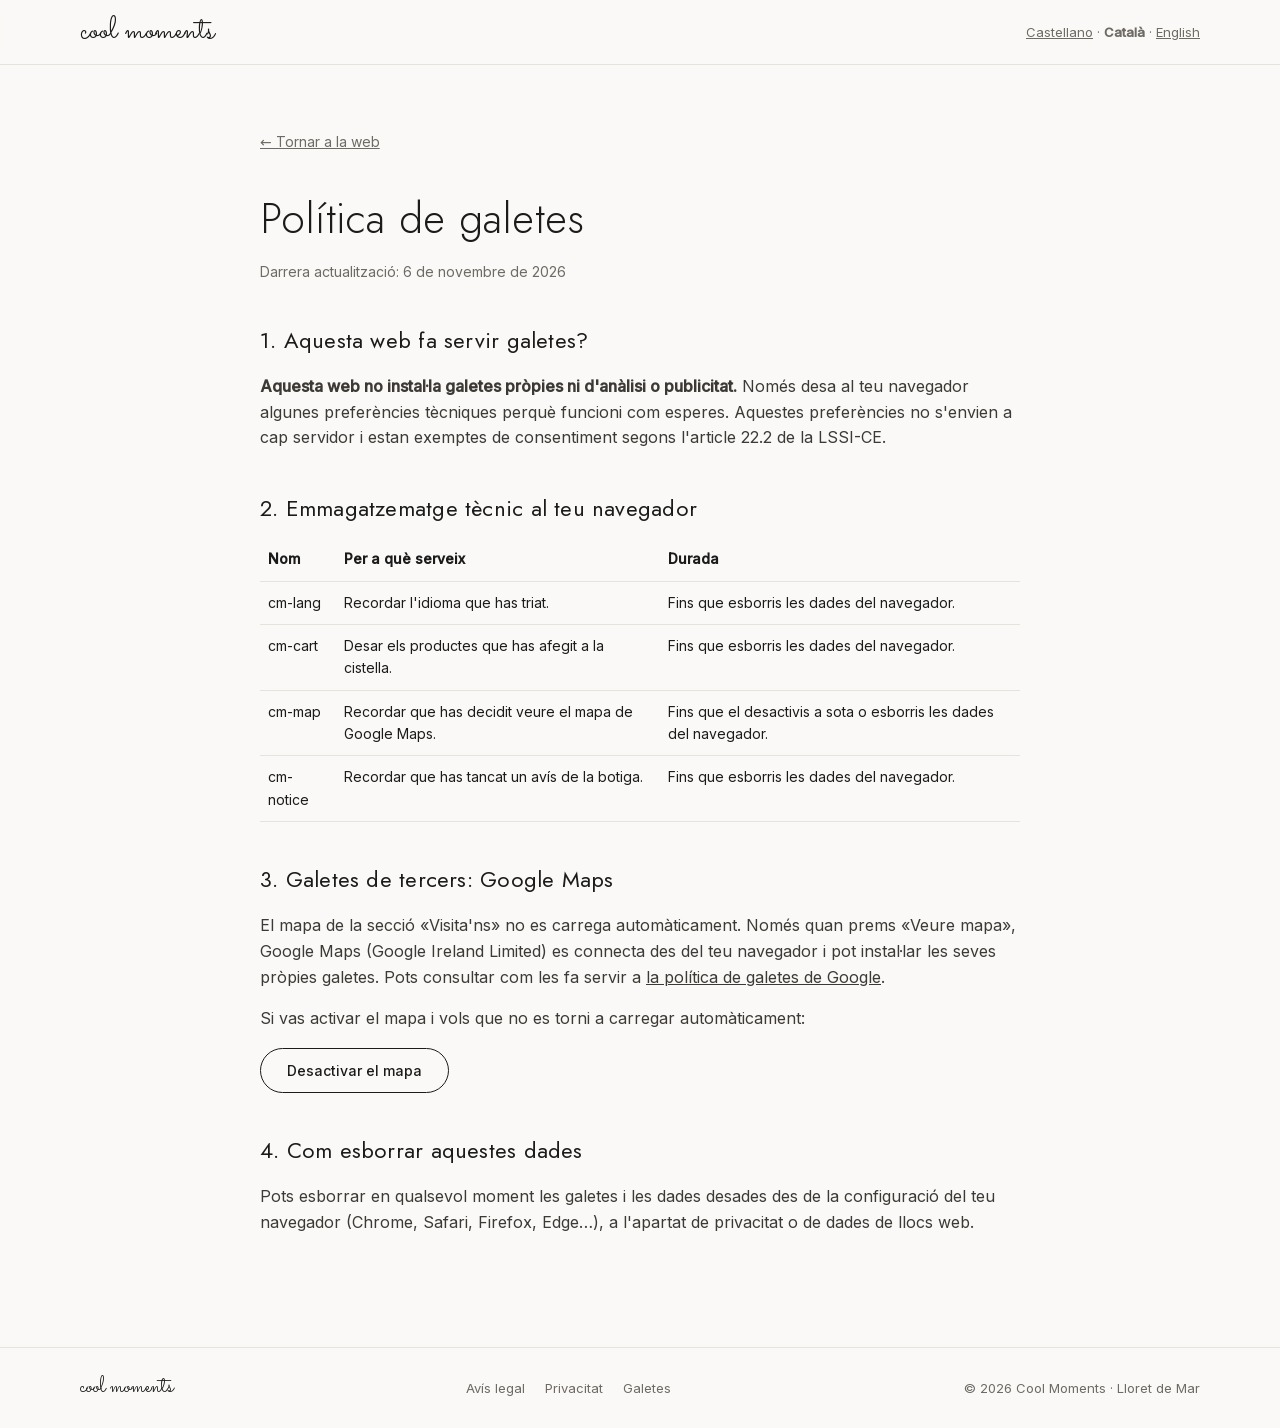
<file: galetes.html>
<!doctype html>
<html lang="ca">
<head>
  <meta charset="utf-8">
  <meta name="viewport" content="width=device-width, initial-scale=1">
  <title>Política de galetes · Cool Moments</title>
  <meta name="robots" content="noindex, follow">
  <link rel="icon" href="favicon.png" type="image/png">
  <link rel="stylesheet" href="styles.css">
</head>
<body>
  <header class="header">
    <div class="wrap header__inner">
      <a href="./?lang=ca" class="logo">cool moments</a>
      <p class="legal__langs"><a href="cookies.html" lang="es">Castellano</a> · <strong>Català</strong> · <a href="cookie-policy.html" lang="en">English</a></p>
    </div>
  </header>
  <main class="wrap legal">
    <a class="back" href="./?lang=ca">← Tornar a la web</a>
    <h1>Política de galetes</h1>
    <p class="updated">Darrera actualització: 6 de novembre de 2026</p>

    <h2>1. Aquesta web fa servir galetes?</h2>
    <p><strong>Aquesta web no instal·la galetes pròpies ni d'anàlisi o publicitat.</strong> Només desa al teu navegador algunes preferències tècniques perquè funcioni com esperes. Aquestes preferències no s'envien a cap servidor i estan exemptes de consentiment segons l'article 22.2 de la LSSI-CE.</p>
    <h2>2. Emmagatzematge tècnic al teu navegador</h2>
    <table>
      <thead><tr><th>Nom</th><th>Per a què serveix</th><th>Durada</th></tr></thead>
      <tbody>
        <tr><td>cm-lang</td><td>Recordar l'idioma que has triat.</td><td>Fins que esborris les dades del navegador.</td></tr>
        <tr><td>cm-cart</td><td>Desar els productes que has afegit a la cistella.</td><td>Fins que esborris les dades del navegador.</td></tr>
        <tr><td>cm-map</td><td>Recordar que has decidit veure el mapa de Google Maps.</td><td>Fins que el desactivis a sota o esborris les dades del navegador.</td></tr>
        <tr><td>cm-notice</td><td>Recordar que has tancat un avís de la botiga.</td><td>Fins que esborris les dades del navegador.</td></tr>
      </tbody>
    </table>
    <h2>3. Galetes de tercers: Google Maps</h2>
    <p>El mapa de la secció «Visita'ns» no es carrega automàticament. Només quan prems «Veure mapa», Google Maps (Google Ireland Limited) es connecta des del teu navegador i pot instal·lar les seves pròpies galetes. Pots consultar com les fa servir a <a href="https://policies.google.com/technologies/cookies?hl=ca" target="_blank" rel="noopener">la política de galetes de Google</a>.</p>
    <p>Si vas activar el mapa i vols que no es torni a carregar automàticament:</p>
    <p><button class="btn btn--ghost" type="button" onclick="try{localStorage.removeItem('cm-map')}catch(e){};this.textContent='Fet: el mapa ja no es carregarà automàticament'">Desactivar el mapa</button></p>
    <h2>4. Com esborrar aquestes dades</h2>
    <p>Pots esborrar en qualsevol moment les galetes i les dades desades des de la configuració del teu navegador (Chrome, Safari, Firefox, Edge…), a l'apartat de privacitat o de dades de llocs web.</p>

  </main>
  <footer class="footer">
    <div class="wrap footer__inner">
      <span class="logo logo--small">cool moments</span>
      <nav class="footer__legal">
        <a href="avis-legal.html">Avís legal</a>
        <a href="privacitat.html">Privacitat</a>
        <a href="galetes.html">Galetes</a>
      </nav>
      <span>© 2026 Cool Moments · Lloret de Mar</span>
    </div>
  </footer>
</body>
</html>
</file>
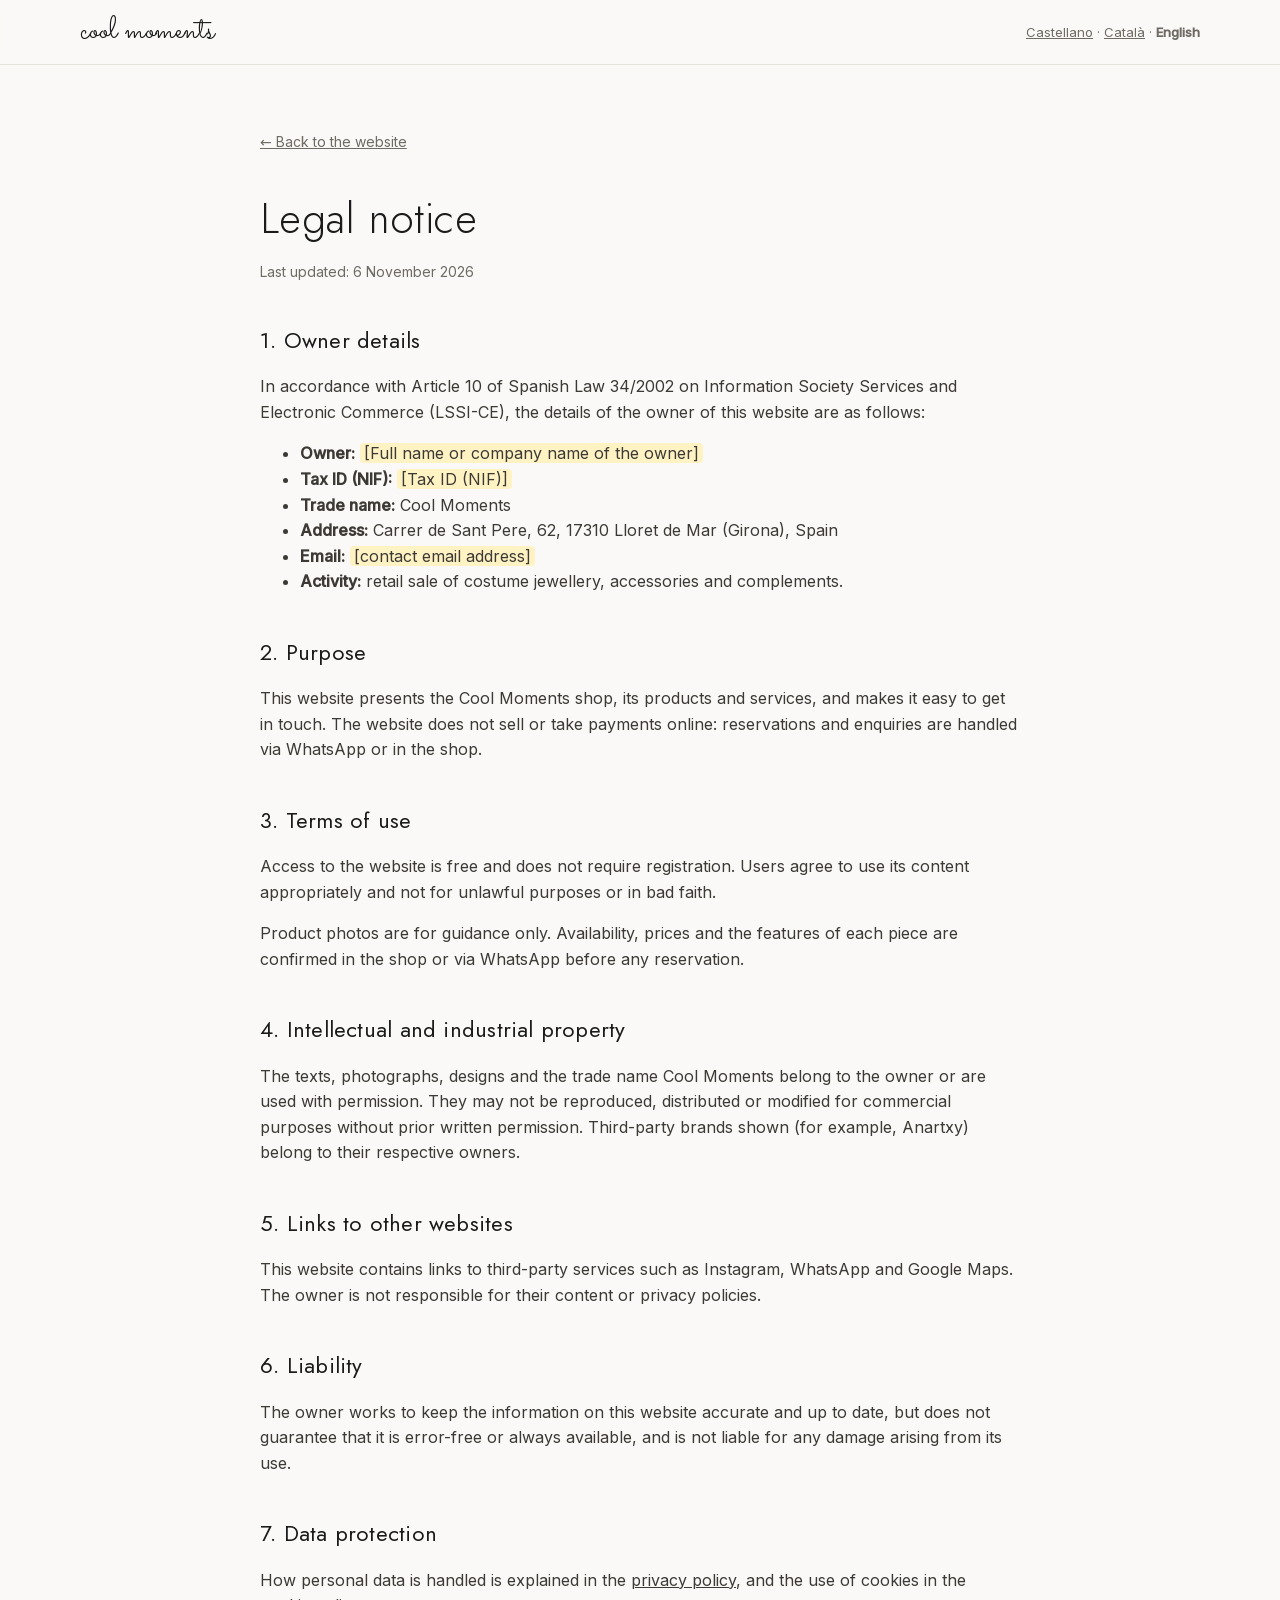
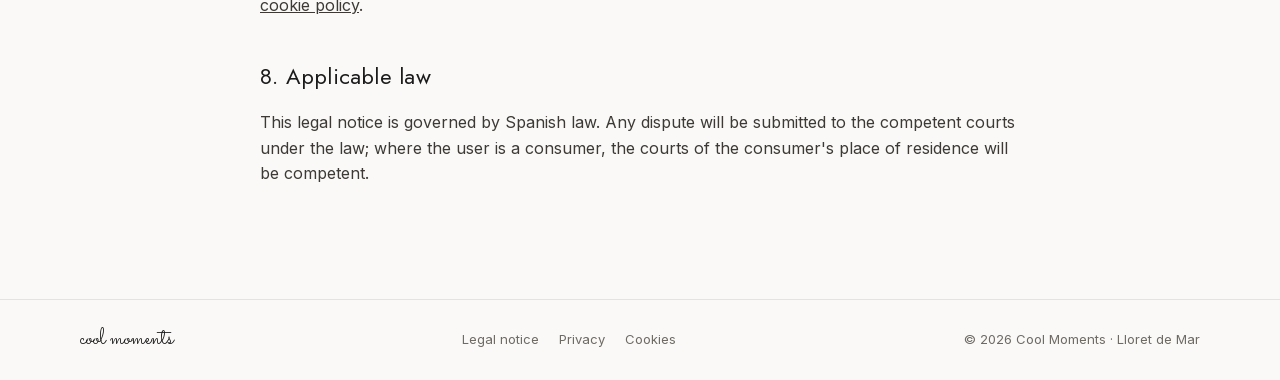
<file: legal-notice.html>
<!doctype html>
<html lang="en">
<head>
  <meta charset="utf-8">
  <meta name="viewport" content="width=device-width, initial-scale=1">
  <title>Legal notice · Cool Moments</title>
  <meta name="robots" content="noindex, follow">
  <link rel="icon" href="favicon.png" type="image/png">
  <link rel="stylesheet" href="styles.css">
</head>
<body>
  <header class="header">
    <div class="wrap header__inner">
      <a href="./?lang=en" class="logo">cool moments</a>
      <p class="legal__langs"><a href="aviso-legal.html" lang="es">Castellano</a> · <a href="avis-legal.html" lang="ca">Català</a> · <strong>English</strong></p>
    </div>
  </header>
  <main class="wrap legal">
    <a class="back" href="./?lang=en">← Back to the website</a>
    <h1>Legal notice</h1>
    <p class="updated">Last updated: 6 November 2026</p>

    <h2>1. Owner details</h2>
    <p>In accordance with Article 10 of Spanish Law 34/2002 on Information Society Services and Electronic Commerce (LSSI-CE), the details of the owner of this website are as follows:</p>
    <ul>
      <li><strong>Owner:</strong> <span class="pending">[Full name or company name of the owner]</span></li>
      <li><strong>Tax ID (NIF):</strong> <span class="pending">[Tax ID (NIF)]</span></li>
      <li><strong>Trade name:</strong> Cool Moments</li>
      <li><strong>Address:</strong> Carrer de Sant Pere, 62, 17310 Lloret de Mar (Girona), Spain</li>
      <li><strong>Email:</strong> <span class="pending">[contact email address]</span></li>
      <li><strong>Activity:</strong> retail sale of costume jewellery, accessories and complements.</li>
    </ul>
    <h2>2. Purpose</h2>
    <p>This website presents the Cool Moments shop, its products and services, and makes it easy to get in touch. The website does not sell or take payments online: reservations and enquiries are handled via WhatsApp or in the shop.</p>
    <h2>3. Terms of use</h2>
    <p>Access to the website is free and does not require registration. Users agree to use its content appropriately and not for unlawful purposes or in bad faith.</p>
    <p>Product photos are for guidance only. Availability, prices and the features of each piece are confirmed in the shop or via WhatsApp before any reservation.</p>
    <h2>4. Intellectual and industrial property</h2>
    <p>The texts, photographs, designs and the trade name Cool Moments belong to the owner or are used with permission. They may not be reproduced, distributed or modified for commercial purposes without prior written permission. Third-party brands shown (for example, Anartxy) belong to their respective owners.</p>
    <h2>5. Links to other websites</h2>
    <p>This website contains links to third-party services such as Instagram, WhatsApp and Google Maps. The owner is not responsible for their content or privacy policies.</p>
    <h2>6. Liability</h2>
    <p>The owner works to keep the information on this website accurate and up to date, but does not guarantee that it is error-free or always available, and is not liable for any damage arising from its use.</p>
    <h2>7. Data protection</h2>
    <p>How personal data is handled is explained in the <a href="privacy.html">privacy policy</a>, and the use of cookies in the <a href="cookie-policy.html">cookie policy</a>.</p>
    <h2>8. Applicable law</h2>
    <p>This legal notice is governed by Spanish law. Any dispute will be submitted to the competent courts under the law; where the user is a consumer, the courts of the consumer's place of residence will be competent.</p>

  </main>
  <footer class="footer">
    <div class="wrap footer__inner">
      <span class="logo logo--small">cool moments</span>
      <nav class="footer__legal">
        <a href="legal-notice.html">Legal notice</a>
        <a href="privacy.html">Privacy</a>
        <a href="cookie-policy.html">Cookies</a>
      </nav>
      <span>© 2026 Cool Moments · Lloret de Mar</span>
    </div>
  </footer>
</body>
</html>
</file>
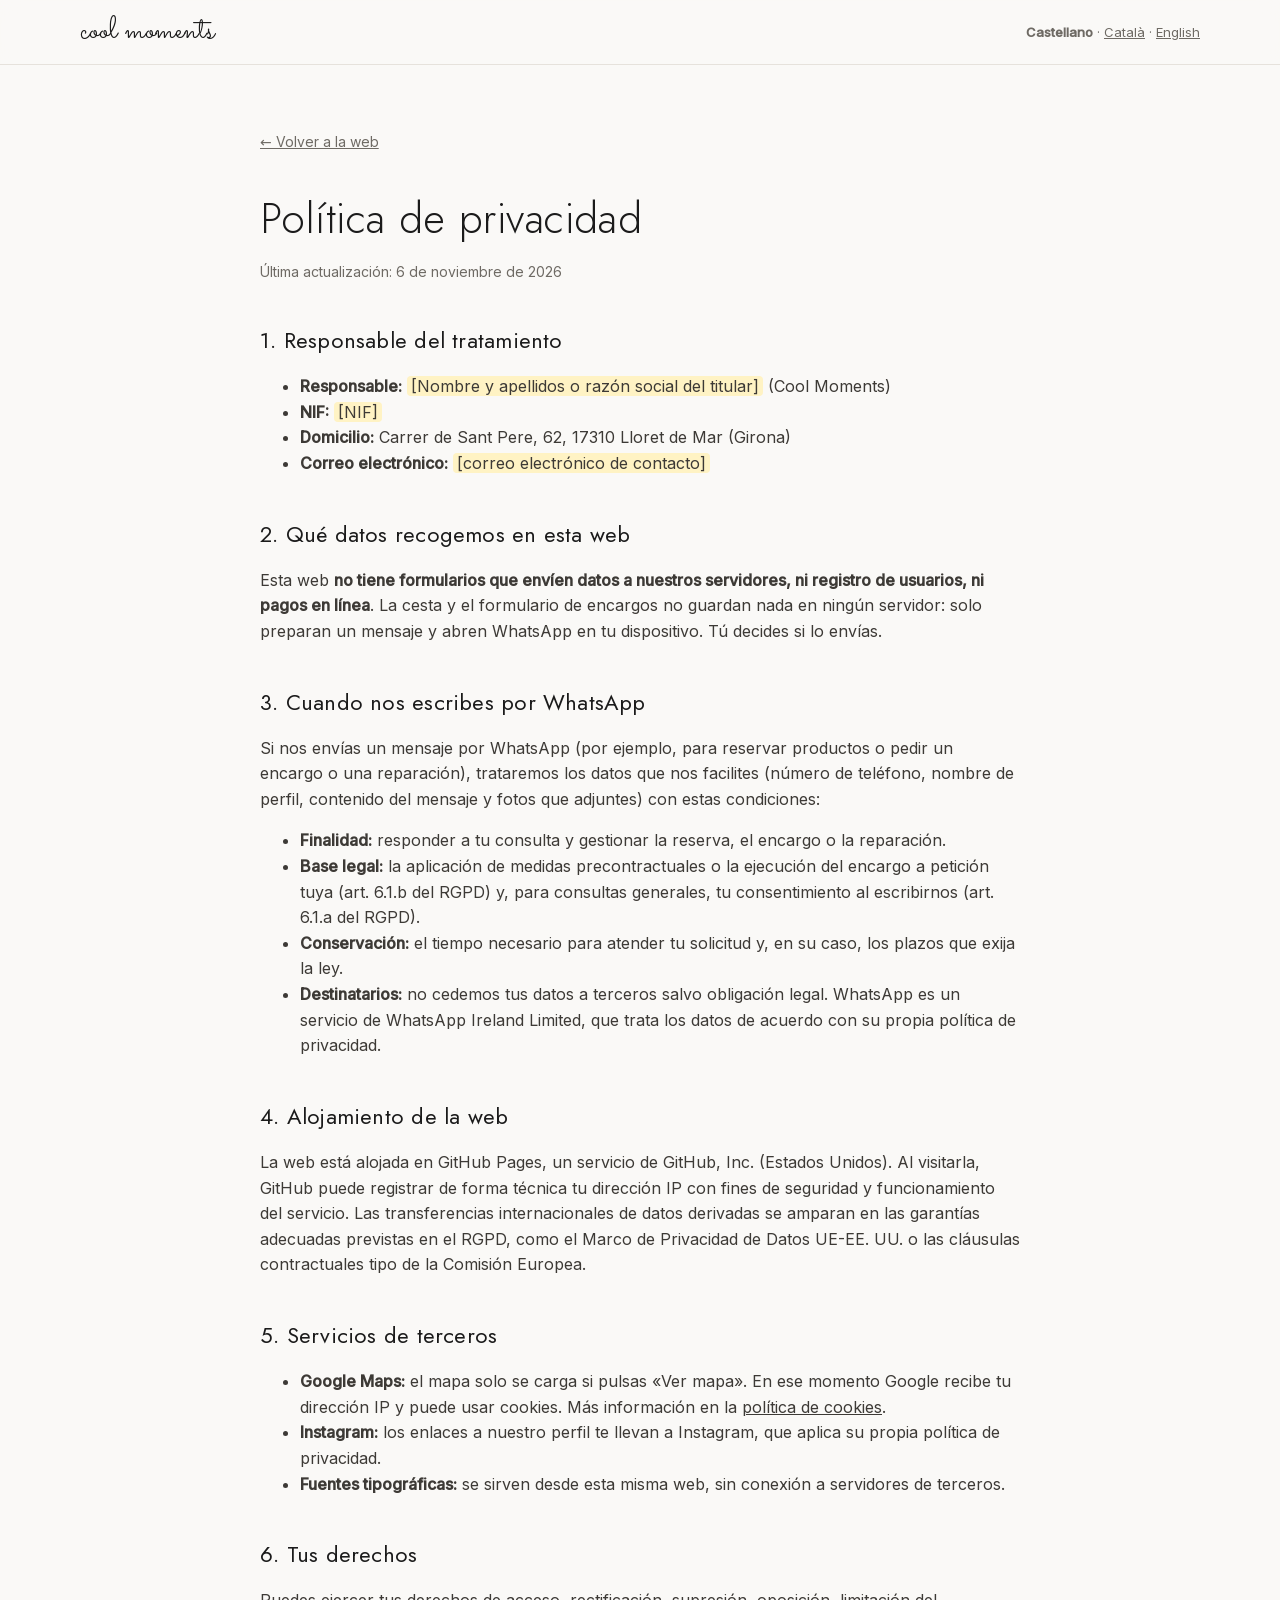
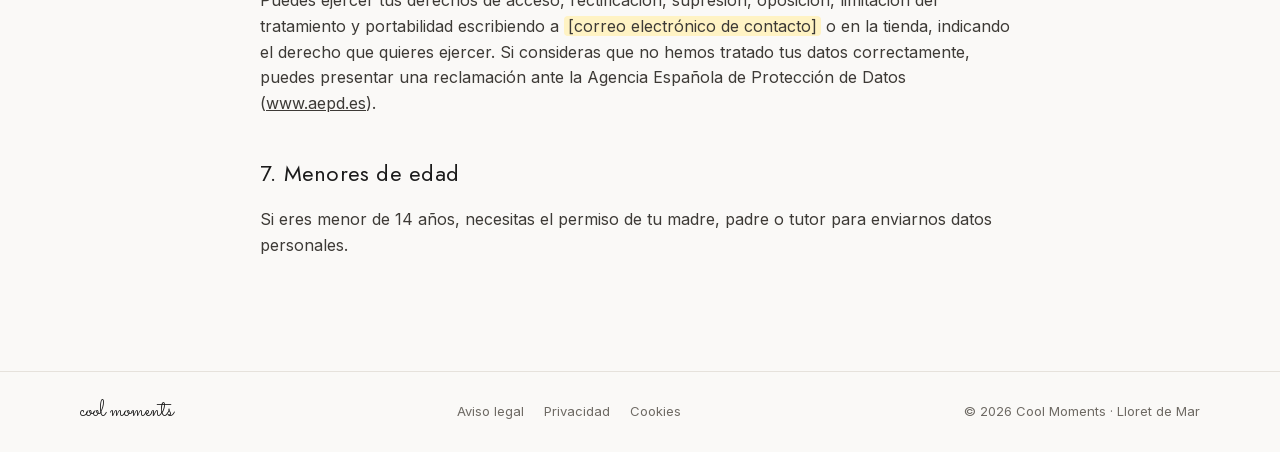
<file: privacidad.html>
<!doctype html>
<html lang="es">
<head>
  <meta charset="utf-8">
  <meta name="viewport" content="width=device-width, initial-scale=1">
  <title>Política de privacidad · Cool Moments</title>
  <meta name="robots" content="noindex, follow">
  <link rel="icon" href="favicon.png" type="image/png">
  <link rel="stylesheet" href="styles.css">
</head>
<body>
  <header class="header">
    <div class="wrap header__inner">
      <a href="./" class="logo">cool moments</a>
      <p class="legal__langs"><strong>Castellano</strong> · <a href="privacitat.html" lang="ca">Català</a> · <a href="privacy.html" lang="en">English</a></p>
    </div>
  </header>
  <main class="wrap legal">
    <a class="back" href="./">← Volver a la web</a>
    <h1>Política de privacidad</h1>
    <p class="updated">Última actualización: 6 de noviembre de 2026</p>

    <h2>1. Responsable del tratamiento</h2>
    <ul>
      <li><strong>Responsable:</strong> <span class="pending">[Nombre y apellidos o razón social del titular]</span> (Cool Moments)</li>
      <li><strong>NIF:</strong> <span class="pending">[NIF]</span></li>
      <li><strong>Domicilio:</strong> Carrer de Sant Pere, 62, 17310 Lloret de Mar (Girona)</li>
      <li><strong>Correo electrónico:</strong> <span class="pending">[correo electrónico de contacto]</span></li>
    </ul>

    <h2>2. Qué datos recogemos en esta web</h2>
    <p>Esta web <strong>no tiene formularios que envíen datos a nuestros servidores, ni registro de usuarios, ni pagos en línea</strong>. La cesta y el formulario de encargos no guardan nada en ningún servidor: solo preparan un mensaje y abren WhatsApp en tu dispositivo. Tú decides si lo envías.</p>

    <h2>3. Cuando nos escribes por WhatsApp</h2>
    <p>Si nos envías un mensaje por WhatsApp (por ejemplo, para reservar productos o pedir un encargo o una reparación), trataremos los datos que nos facilites (número de teléfono, nombre de perfil, contenido del mensaje y fotos que adjuntes) con estas condiciones:</p>
    <ul>
      <li><strong>Finalidad:</strong> responder a tu consulta y gestionar la reserva, el encargo o la reparación.</li>
      <li><strong>Base legal:</strong> la aplicación de medidas precontractuales o la ejecución del encargo a petición tuya (art. 6.1.b del RGPD) y, para consultas generales, tu consentimiento al escribirnos (art. 6.1.a del RGPD).</li>
      <li><strong>Conservación:</strong> el tiempo necesario para atender tu solicitud y, en su caso, los plazos que exija la ley.</li>
      <li><strong>Destinatarios:</strong> no cedemos tus datos a terceros salvo obligación legal. WhatsApp es un servicio de WhatsApp Ireland Limited, que trata los datos de acuerdo con su propia política de privacidad.</li>
    </ul>

    <h2>4. Alojamiento de la web</h2>
    <p>La web está alojada en GitHub Pages, un servicio de GitHub, Inc. (Estados Unidos). Al visitarla, GitHub puede registrar de forma técnica tu dirección IP con fines de seguridad y funcionamiento del servicio. Las transferencias internacionales de datos derivadas se amparan en las garantías adecuadas previstas en el RGPD, como el Marco de Privacidad de Datos UE-EE. UU. o las cláusulas contractuales tipo de la Comisión Europea.</p>

    <h2>5. Servicios de terceros</h2>
    <ul>
      <li><strong>Google Maps:</strong> el mapa solo se carga si pulsas «Ver mapa». En ese momento Google recibe tu dirección IP y puede usar cookies. Más información en la <a href="cookies.html">política de cookies</a>.</li>
      <li><strong>Instagram:</strong> los enlaces a nuestro perfil te llevan a Instagram, que aplica su propia política de privacidad.</li>
      <li><strong>Fuentes tipográficas:</strong> se sirven desde esta misma web, sin conexión a servidores de terceros.</li>
    </ul>

    <h2>6. Tus derechos</h2>
    <p>Puedes ejercer tus derechos de acceso, rectificación, supresión, oposición, limitación del tratamiento y portabilidad escribiendo a <span class="pending">[correo electrónico de contacto]</span> o en la tienda, indicando el derecho que quieres ejercer. Si consideras que no hemos tratado tus datos correctamente, puedes presentar una reclamación ante la Agencia Española de Protección de Datos (<a href="https://www.aepd.es" target="_blank" rel="noopener">www.aepd.es</a>).</p>

    <h2>7. Menores de edad</h2>
    <p>Si eres menor de 14 años, necesitas el permiso de tu madre, padre o tutor para enviarnos datos personales.</p>

  </main>
  <footer class="footer">
    <div class="wrap footer__inner">
      <span class="logo logo--small">cool moments</span>
      <nav class="footer__legal">
        <a href="aviso-legal.html">Aviso legal</a>
        <a href="privacidad.html">Privacidad</a>
        <a href="cookies.html">Cookies</a>
      </nav>
      <span>© 2026 Cool Moments · Lloret de Mar</span>
    </div>
  </footer>
</body>
</html>
</file>
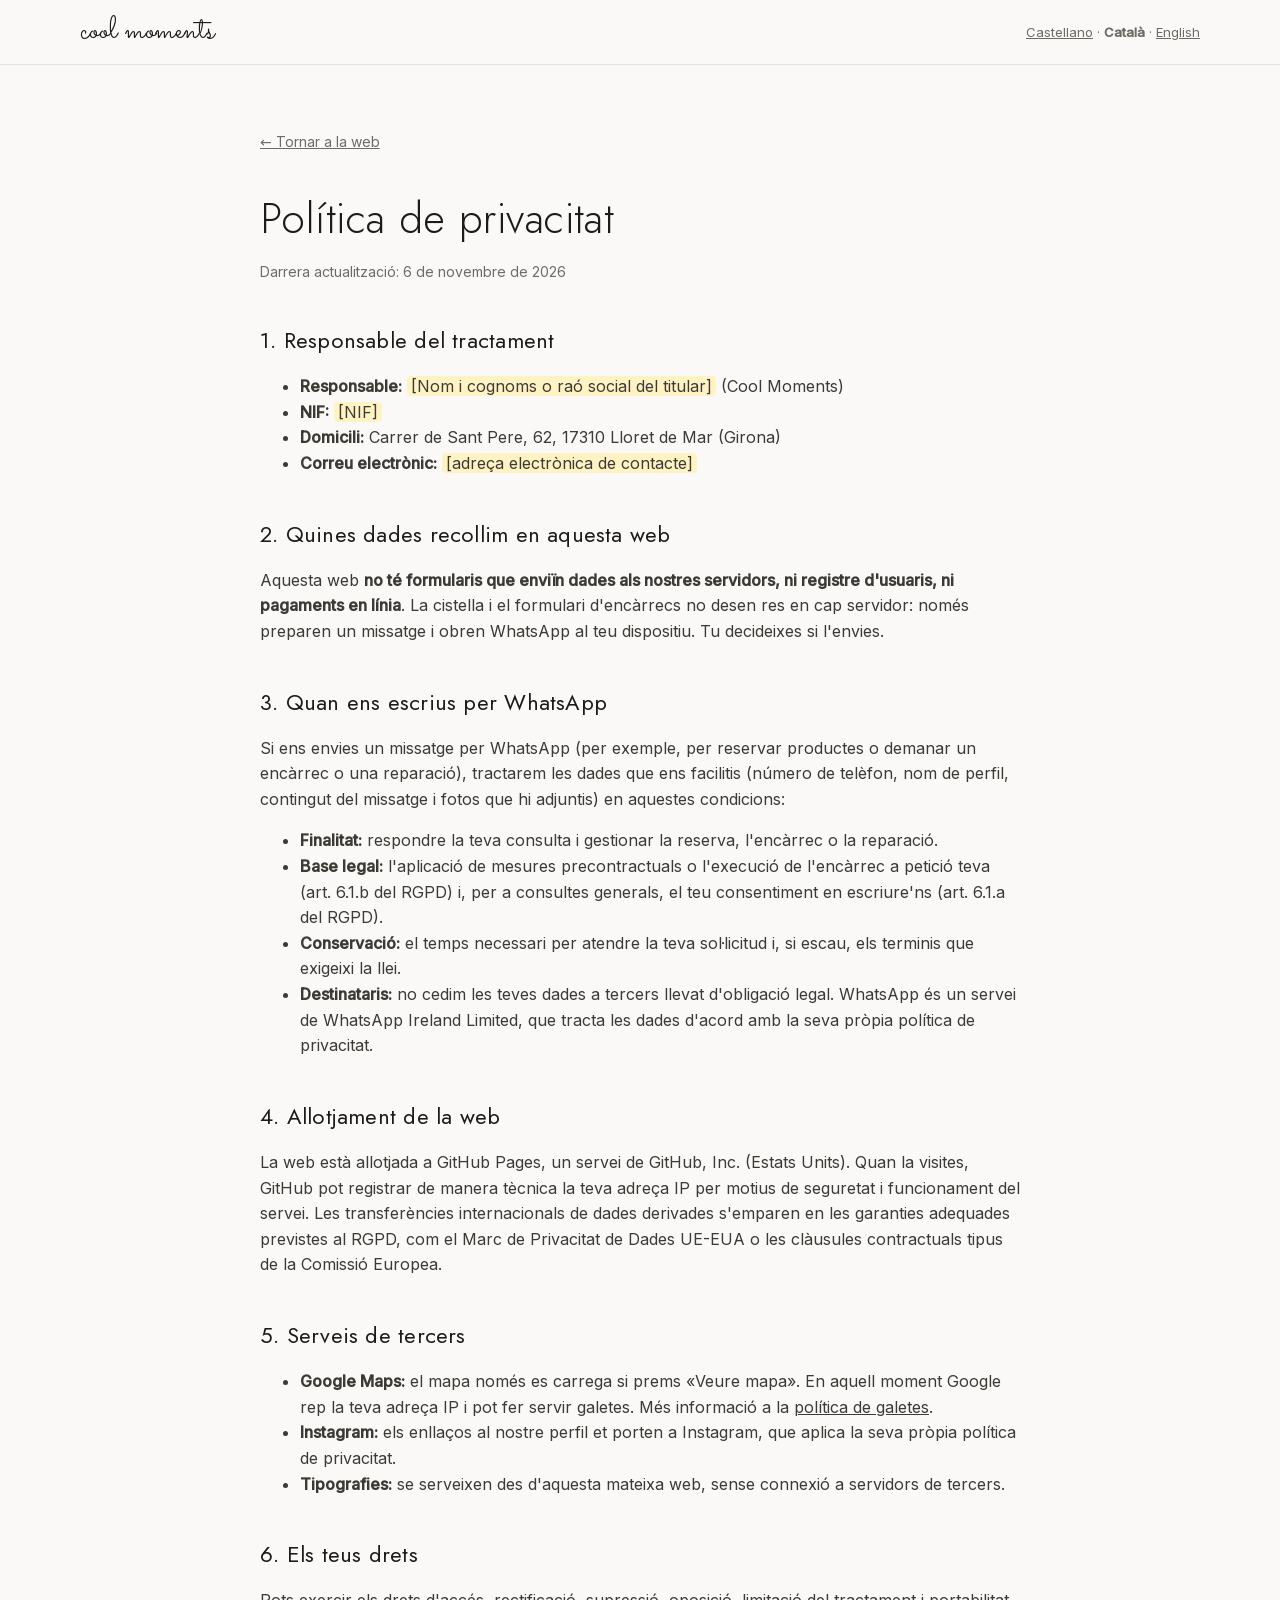
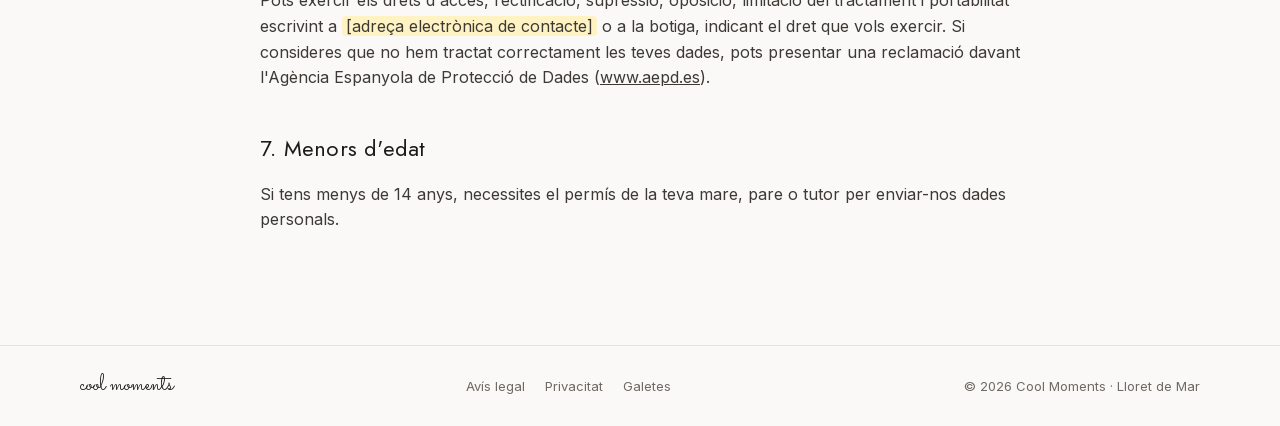
<file: privacitat.html>
<!doctype html>
<html lang="ca">
<head>
  <meta charset="utf-8">
  <meta name="viewport" content="width=device-width, initial-scale=1">
  <title>Política de privacitat · Cool Moments</title>
  <meta name="robots" content="noindex, follow">
  <link rel="icon" href="favicon.png" type="image/png">
  <link rel="stylesheet" href="styles.css">
</head>
<body>
  <header class="header">
    <div class="wrap header__inner">
      <a href="./?lang=ca" class="logo">cool moments</a>
      <p class="legal__langs"><a href="privacidad.html" lang="es">Castellano</a> · <strong>Català</strong> · <a href="privacy.html" lang="en">English</a></p>
    </div>
  </header>
  <main class="wrap legal">
    <a class="back" href="./?lang=ca">← Tornar a la web</a>
    <h1>Política de privacitat</h1>
    <p class="updated">Darrera actualització: 6 de novembre de 2026</p>

    <h2>1. Responsable del tractament</h2>
    <ul>
      <li><strong>Responsable:</strong> <span class="pending">[Nom i cognoms o raó social del titular]</span> (Cool Moments)</li>
      <li><strong>NIF:</strong> <span class="pending">[NIF]</span></li>
      <li><strong>Domicili:</strong> Carrer de Sant Pere, 62, 17310 Lloret de Mar (Girona)</li>
      <li><strong>Correu electrònic:</strong> <span class="pending">[adreça electrònica de contacte]</span></li>
    </ul>
    <h2>2. Quines dades recollim en aquesta web</h2>
    <p>Aquesta web <strong>no té formularis que enviïn dades als nostres servidors, ni registre d'usuaris, ni pagaments en línia</strong>. La cistella i el formulari d'encàrrecs no desen res en cap servidor: només preparen un missatge i obren WhatsApp al teu dispositiu. Tu decideixes si l'envies.</p>
    <h2>3. Quan ens escrius per WhatsApp</h2>
    <p>Si ens envies un missatge per WhatsApp (per exemple, per reservar productes o demanar un encàrrec o una reparació), tractarem les dades que ens facilitis (número de telèfon, nom de perfil, contingut del missatge i fotos que hi adjuntis) en aquestes condicions:</p>
    <ul>
      <li><strong>Finalitat:</strong> respondre la teva consulta i gestionar la reserva, l'encàrrec o la reparació.</li>
      <li><strong>Base legal:</strong> l'aplicació de mesures precontractuals o l'execució de l'encàrrec a petició teva (art. 6.1.b del RGPD) i, per a consultes generals, el teu consentiment en escriure'ns (art. 6.1.a del RGPD).</li>
      <li><strong>Conservació:</strong> el temps necessari per atendre la teva sol·licitud i, si escau, els terminis que exigeixi la llei.</li>
      <li><strong>Destinataris:</strong> no cedim les teves dades a tercers llevat d'obligació legal. WhatsApp és un servei de WhatsApp Ireland Limited, que tracta les dades d'acord amb la seva pròpia política de privacitat.</li>
    </ul>
    <h2>4. Allotjament de la web</h2>
    <p>La web està allotjada a GitHub Pages, un servei de GitHub, Inc. (Estats Units). Quan la visites, GitHub pot registrar de manera tècnica la teva adreça IP per motius de seguretat i funcionament del servei. Les transferències internacionals de dades derivades s'emparen en les garanties adequades previstes al RGPD, com el Marc de Privacitat de Dades UE-EUA o les clàusules contractuals tipus de la Comissió Europea.</p>
    <h2>5. Serveis de tercers</h2>
    <ul>
      <li><strong>Google Maps:</strong> el mapa només es carrega si prems «Veure mapa». En aquell moment Google rep la teva adreça IP i pot fer servir galetes. Més informació a la <a href="galetes.html">política de galetes</a>.</li>
      <li><strong>Instagram:</strong> els enllaços al nostre perfil et porten a Instagram, que aplica la seva pròpia política de privacitat.</li>
      <li><strong>Tipografies:</strong> se serveixen des d'aquesta mateixa web, sense connexió a servidors de tercers.</li>
    </ul>
    <h2>6. Els teus drets</h2>
    <p>Pots exercir els drets d'accés, rectificació, supressió, oposició, limitació del tractament i portabilitat escrivint a <span class="pending">[adreça electrònica de contacte]</span> o a la botiga, indicant el dret que vols exercir. Si consideres que no hem tractat correctament les teves dades, pots presentar una reclamació davant l'Agència Espanyola de Protecció de Dades (<a href="https://www.aepd.es" target="_blank" rel="noopener">www.aepd.es</a>).</p>
    <h2>7. Menors d'edat</h2>
    <p>Si tens menys de 14 anys, necessites el permís de la teva mare, pare o tutor per enviar-nos dades personals.</p>

  </main>
  <footer class="footer">
    <div class="wrap footer__inner">
      <span class="logo logo--small">cool moments</span>
      <nav class="footer__legal">
        <a href="avis-legal.html">Avís legal</a>
        <a href="privacitat.html">Privacitat</a>
        <a href="galetes.html">Galetes</a>
      </nav>
      <span>© 2026 Cool Moments · Lloret de Mar</span>
    </div>
  </footer>
</body>
</html>
</file>
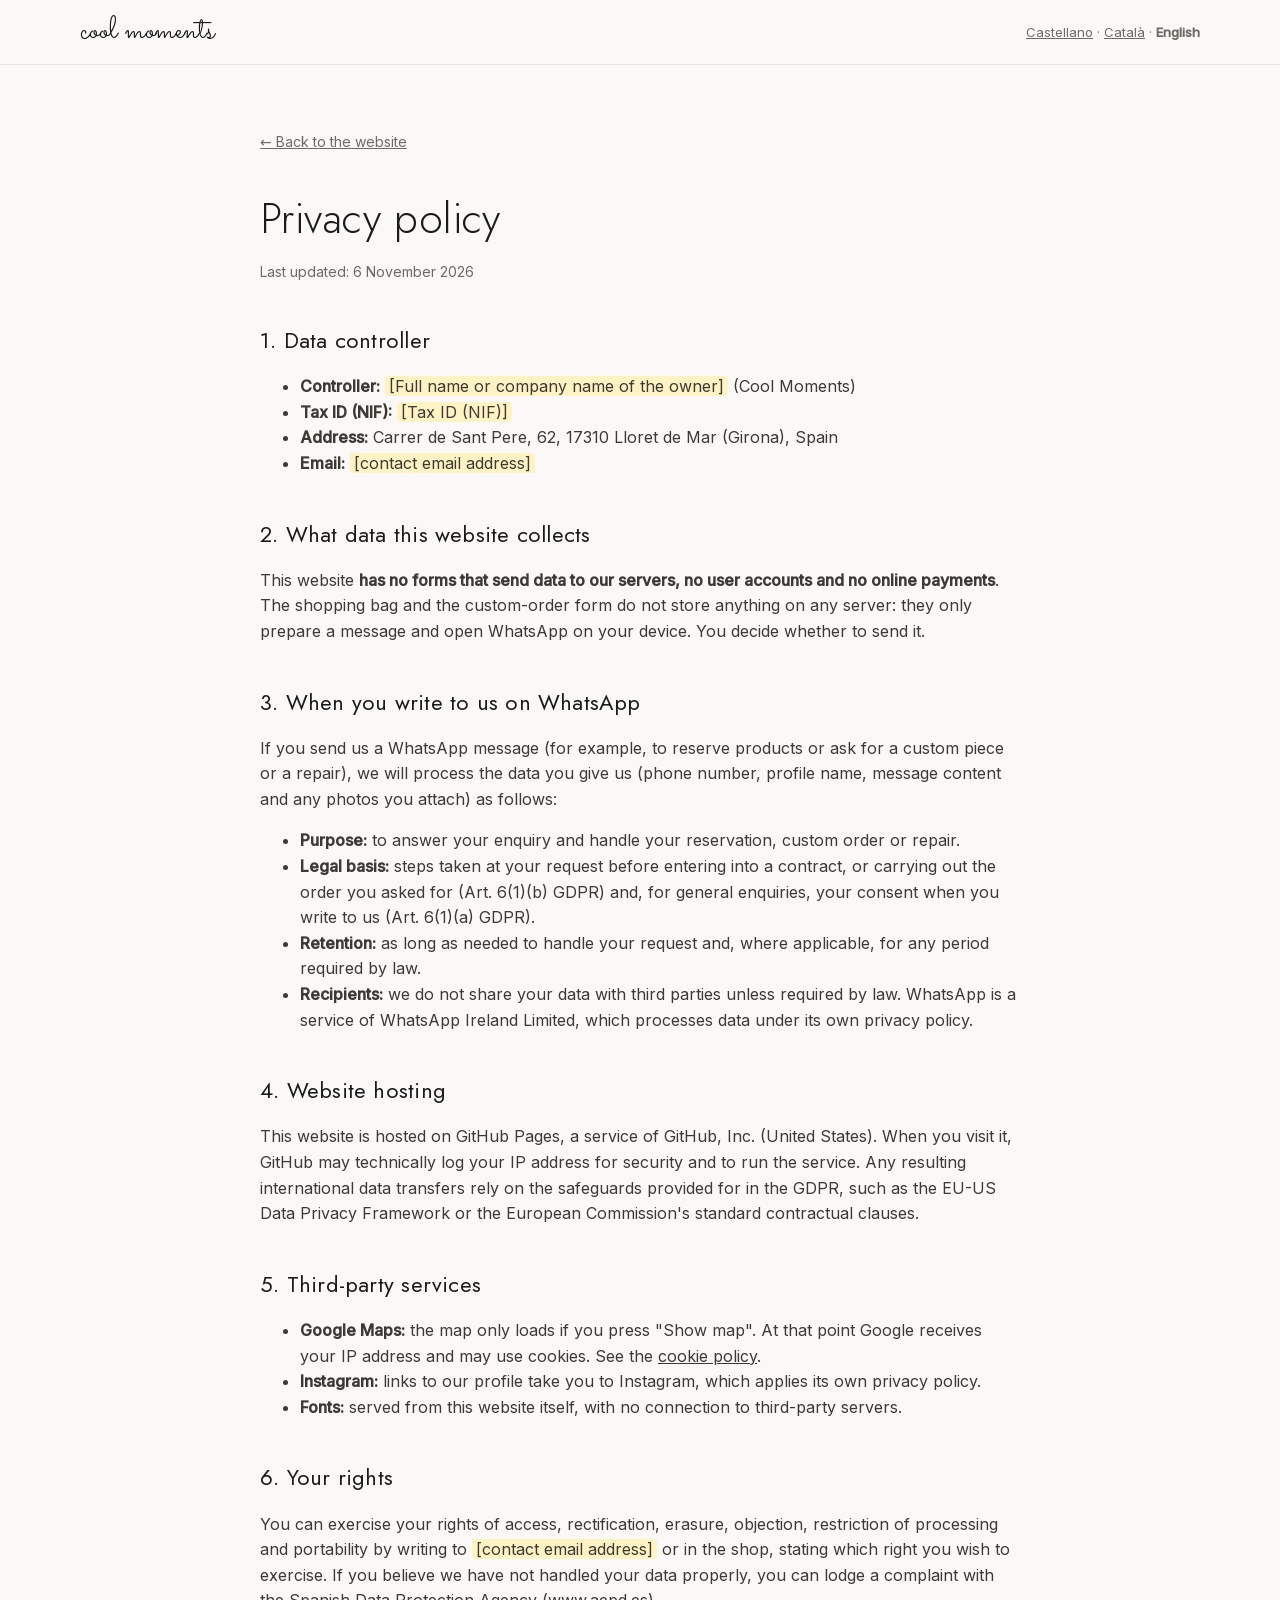
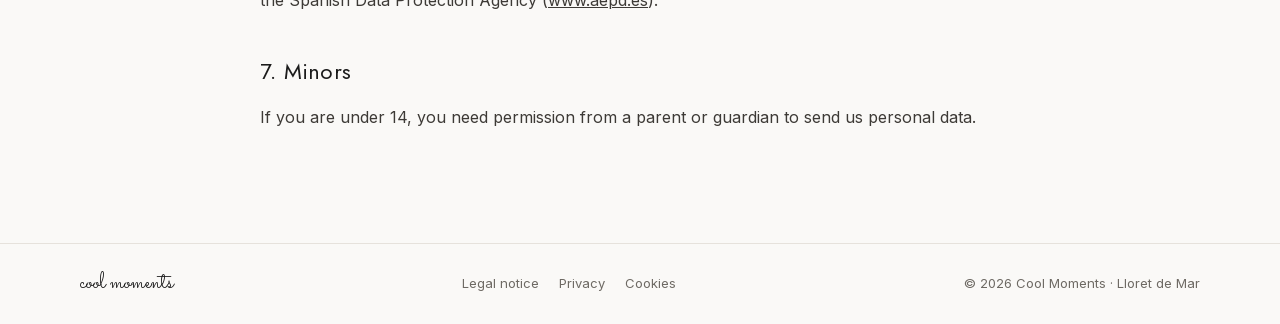
<file: privacy.html>
<!doctype html>
<html lang="en">
<head>
  <meta charset="utf-8">
  <meta name="viewport" content="width=device-width, initial-scale=1">
  <title>Privacy policy · Cool Moments</title>
  <meta name="robots" content="noindex, follow">
  <link rel="icon" href="favicon.png" type="image/png">
  <link rel="stylesheet" href="styles.css">
</head>
<body>
  <header class="header">
    <div class="wrap header__inner">
      <a href="./?lang=en" class="logo">cool moments</a>
      <p class="legal__langs"><a href="privacidad.html" lang="es">Castellano</a> · <a href="privacitat.html" lang="ca">Català</a> · <strong>English</strong></p>
    </div>
  </header>
  <main class="wrap legal">
    <a class="back" href="./?lang=en">← Back to the website</a>
    <h1>Privacy policy</h1>
    <p class="updated">Last updated: 6 November 2026</p>

    <h2>1. Data controller</h2>
    <ul>
      <li><strong>Controller:</strong> <span class="pending">[Full name or company name of the owner]</span> (Cool Moments)</li>
      <li><strong>Tax ID (NIF):</strong> <span class="pending">[Tax ID (NIF)]</span></li>
      <li><strong>Address:</strong> Carrer de Sant Pere, 62, 17310 Lloret de Mar (Girona), Spain</li>
      <li><strong>Email:</strong> <span class="pending">[contact email address]</span></li>
    </ul>
    <h2>2. What data this website collects</h2>
    <p>This website <strong>has no forms that send data to our servers, no user accounts and no online payments</strong>. The shopping bag and the custom-order form do not store anything on any server: they only prepare a message and open WhatsApp on your device. You decide whether to send it.</p>
    <h2>3. When you write to us on WhatsApp</h2>
    <p>If you send us a WhatsApp message (for example, to reserve products or ask for a custom piece or a repair), we will process the data you give us (phone number, profile name, message content and any photos you attach) as follows:</p>
    <ul>
      <li><strong>Purpose:</strong> to answer your enquiry and handle your reservation, custom order or repair.</li>
      <li><strong>Legal basis:</strong> steps taken at your request before entering into a contract, or carrying out the order you asked for (Art. 6(1)(b) GDPR) and, for general enquiries, your consent when you write to us (Art. 6(1)(a) GDPR).</li>
      <li><strong>Retention:</strong> as long as needed to handle your request and, where applicable, for any period required by law.</li>
      <li><strong>Recipients:</strong> we do not share your data with third parties unless required by law. WhatsApp is a service of WhatsApp Ireland Limited, which processes data under its own privacy policy.</li>
    </ul>
    <h2>4. Website hosting</h2>
    <p>This website is hosted on GitHub Pages, a service of GitHub, Inc. (United States). When you visit it, GitHub may technically log your IP address for security and to run the service. Any resulting international data transfers rely on the safeguards provided for in the GDPR, such as the EU-US Data Privacy Framework or the European Commission's standard contractual clauses.</p>
    <h2>5. Third-party services</h2>
    <ul>
      <li><strong>Google Maps:</strong> the map only loads if you press "Show map". At that point Google receives your IP address and may use cookies. See the <a href="cookie-policy.html">cookie policy</a>.</li>
      <li><strong>Instagram:</strong> links to our profile take you to Instagram, which applies its own privacy policy.</li>
      <li><strong>Fonts:</strong> served from this website itself, with no connection to third-party servers.</li>
    </ul>
    <h2>6. Your rights</h2>
    <p>You can exercise your rights of access, rectification, erasure, objection, restriction of processing and portability by writing to <span class="pending">[contact email address]</span> or in the shop, stating which right you wish to exercise. If you believe we have not handled your data properly, you can lodge a complaint with the Spanish Data Protection Agency (<a href="https://www.aepd.es" target="_blank" rel="noopener">www.aepd.es</a>).</p>
    <h2>7. Minors</h2>
    <p>If you are under 14, you need permission from a parent or guardian to send us personal data.</p>

  </main>
  <footer class="footer">
    <div class="wrap footer__inner">
      <span class="logo logo--small">cool moments</span>
      <nav class="footer__legal">
        <a href="legal-notice.html">Legal notice</a>
        <a href="privacy.html">Privacy</a>
        <a href="cookie-policy.html">Cookies</a>
      </nav>
      <span>© 2026 Cool Moments · Lloret de Mar</span>
    </div>
  </footer>
</body>
</html>
</file>
<file: styles.css>
/* Fuentes alojadas en la propia web (sin conexión a Google Fonts). Licencia SIL Open Font License. */
/* Inter 400 latin-ext */
@font-face {
  font-family: 'Inter';
  font-style: normal;
  font-weight: 400;
  font-display: swap;
  src: url(fonts/inter-400-latin-ext.woff2) format('woff2');
  unicode-range: U+0100-02BA, U+02BD-02C5, U+02C7-02CC, U+02CE-02D7, U+02DD-02FF, U+0304, U+0308, U+0329, U+1D00-1DBF, U+1E00-1E9F, U+1EF2-1EFF, U+2020, U+20A0-20AB, U+20AD-20C4, U+2113, U+2C60-2C7F, U+A720-A7FF;
}
/* Inter 400 latin */
@font-face {
  font-family: 'Inter';
  font-style: normal;
  font-weight: 400;
  font-display: swap;
  src: url(fonts/inter-400-latin.woff2) format('woff2');
  unicode-range: U+0000-00FF, U+0131, U+0152-0153, U+02BB-02BC, U+02C6, U+02DA, U+02DC, U+0304, U+0308, U+0329, U+2000-206F, U+20AC, U+2122, U+2191, U+2193, U+2212, U+2215, U+FEFF, U+FFFD;
}
/* Inter 500 latin-ext */
@font-face {
  font-family: 'Inter';
  font-style: normal;
  font-weight: 500;
  font-display: swap;
  src: url(fonts/inter-500-latin-ext.woff2) format('woff2');
  unicode-range: U+0100-02BA, U+02BD-02C5, U+02C7-02CC, U+02CE-02D7, U+02DD-02FF, U+0304, U+0308, U+0329, U+1D00-1DBF, U+1E00-1E9F, U+1EF2-1EFF, U+2020, U+20A0-20AB, U+20AD-20C4, U+2113, U+2C60-2C7F, U+A720-A7FF;
}
/* Inter 500 latin */
@font-face {
  font-family: 'Inter';
  font-style: normal;
  font-weight: 500;
  font-display: swap;
  src: url(fonts/inter-500-latin.woff2) format('woff2');
  unicode-range: U+0000-00FF, U+0131, U+0152-0153, U+02BB-02BC, U+02C6, U+02DA, U+02DC, U+0304, U+0308, U+0329, U+2000-206F, U+20AC, U+2122, U+2191, U+2193, U+2212, U+2215, U+FEFF, U+FFFD;
}
/* Jost 300 latin-ext */
@font-face {
  font-family: 'Jost';
  font-style: normal;
  font-weight: 300;
  font-display: swap;
  src: url(fonts/jost-300-latin-ext.woff2) format('woff2');
  unicode-range: U+0100-02BA, U+02BD-02C5, U+02C7-02CC, U+02CE-02D7, U+02DD-02FF, U+0304, U+0308, U+0329, U+1D00-1DBF, U+1E00-1E9F, U+1EF2-1EFF, U+2020, U+20A0-20AB, U+20AD-20C4, U+2113, U+2C60-2C7F, U+A720-A7FF;
}
/* Jost 300 latin */
@font-face {
  font-family: 'Jost';
  font-style: normal;
  font-weight: 300;
  font-display: swap;
  src: url(fonts/jost-300-latin.woff2) format('woff2');
  unicode-range: U+0000-00FF, U+0131, U+0152-0153, U+02BB-02BC, U+02C6, U+02DA, U+02DC, U+0304, U+0308, U+0329, U+2000-206F, U+20AC, U+2122, U+2191, U+2193, U+2212, U+2215, U+FEFF, U+FFFD;
}
/* Jost 400 latin-ext */
@font-face {
  font-family: 'Jost';
  font-style: normal;
  font-weight: 400;
  font-display: swap;
  src: url(fonts/jost-400-latin-ext.woff2) format('woff2');
  unicode-range: U+0100-02BA, U+02BD-02C5, U+02C7-02CC, U+02CE-02D7, U+02DD-02FF, U+0304, U+0308, U+0329, U+1D00-1DBF, U+1E00-1E9F, U+1EF2-1EFF, U+2020, U+20A0-20AB, U+20AD-20C4, U+2113, U+2C60-2C7F, U+A720-A7FF;
}
/* Jost 400 latin */
@font-face {
  font-family: 'Jost';
  font-style: normal;
  font-weight: 400;
  font-display: swap;
  src: url(fonts/jost-400-latin.woff2) format('woff2');
  unicode-range: U+0000-00FF, U+0131, U+0152-0153, U+02BB-02BC, U+02C6, U+02DA, U+02DC, U+0304, U+0308, U+0329, U+2000-206F, U+20AC, U+2122, U+2191, U+2193, U+2212, U+2215, U+FEFF, U+FFFD;
}
/* Jost 500 latin-ext */
@font-face {
  font-family: 'Jost';
  font-style: normal;
  font-weight: 500;
  font-display: swap;
  src: url(fonts/jost-500-latin-ext.woff2) format('woff2');
  unicode-range: U+0100-02BA, U+02BD-02C5, U+02C7-02CC, U+02CE-02D7, U+02DD-02FF, U+0304, U+0308, U+0329, U+1D00-1DBF, U+1E00-1E9F, U+1EF2-1EFF, U+2020, U+20A0-20AB, U+20AD-20C4, U+2113, U+2C60-2C7F, U+A720-A7FF;
}
/* Jost 500 latin */
@font-face {
  font-family: 'Jost';
  font-style: normal;
  font-weight: 500;
  font-display: swap;
  src: url(fonts/jost-500-latin.woff2) format('woff2');
  unicode-range: U+0000-00FF, U+0131, U+0152-0153, U+02BB-02BC, U+02C6, U+02DA, U+02DC, U+0304, U+0308, U+0329, U+2000-206F, U+20AC, U+2122, U+2191, U+2193, U+2212, U+2215, U+FEFF, U+FFFD;
}
/* Sacramento 400 latin-ext */
@font-face {
  font-family: 'Sacramento';
  font-style: normal;
  font-weight: 400;
  font-display: swap;
  src: url(fonts/sacramento-400-latin-ext.woff2) format('woff2');
  unicode-range: U+0100-02BA, U+02BD-02C5, U+02C7-02CC, U+02CE-02D7, U+02DD-02FF, U+0304, U+0308, U+0329, U+1D00-1DBF, U+1E00-1E9F, U+1EF2-1EFF, U+2020, U+20A0-20AB, U+20AD-20C4, U+2113, U+2C60-2C7F, U+A720-A7FF;
}
/* Sacramento 400 latin */
@font-face {
  font-family: 'Sacramento';
  font-style: normal;
  font-weight: 400;
  font-display: swap;
  src: url(fonts/sacramento-400-latin.woff2) format('woff2');
  unicode-range: U+0000-00FF, U+0131, U+0152-0153, U+02BB-02BC, U+02C6, U+02DA, U+02DC, U+0304, U+0308, U+0329, U+2000-206F, U+20AC, U+2122, U+2191, U+2193, U+2212, U+2215, U+FEFF, U+FFFD;
}

:root {
  --bg: #faf9f7;
  --bg-alt: #f2efea;
  --card: #ffffff;
  --ink: #1b1b1b;
  --muted: #6e6a64;
  --line: #e6e2dc;
  --accent: #b08d57;
  --accent-text: #85663a; /* dorado más oscuro para textos (contraste AA) */
  --wa: #25d366;
  --radius: 14px;
  --head-font: "Jost", system-ui, sans-serif;
  --body-font: "Inter", system-ui, sans-serif;
}

* { box-sizing: border-box; }
html { scroll-behavior: smooth; scroll-padding-top: 72px; }
body {
  margin: 0;
  background: var(--bg);
  color: var(--ink);
  font: 16px/1.6 var(--body-font);
  -webkit-font-smoothing: antialiased;
}
img, svg, iframe { display: block; max-width: 100%; }
a { color: inherit; }
h1, h2, h3 { font-family: var(--head-font); font-weight: 400; margin: 0; letter-spacing: .01em; }
.skip { position: absolute; left: 16px; top: -60px; z-index: 100; background: var(--ink); color: #fff; padding: 10px 16px; border-radius: 8px; text-decoration: none; }
.skip:focus { top: 12px; }
:focus-visible { outline: 2px solid var(--accent-text); outline-offset: 2px; }
@media (prefers-reduced-motion: reduce) {
  html { scroll-behavior: auto; }
  *, *::before, *::after { transition: none !important; animation: none !important; }
}
.sr-only { position: absolute; width: 1px; height: 1px; overflow: hidden; clip: rect(0 0 0 0); }
.wrap { width: min(1120px, 100% - 32px); margin-inline: auto; }

/* Header */
.header {
  position: sticky; top: 0; z-index: 20;
  background: rgba(250, 249, 247, .9);
  backdrop-filter: blur(10px);
  border-bottom: 1px solid var(--line);
}
.header__inner { display: flex; align-items: center; justify-content: space-between; height: 64px; gap: 16px; }
.logo { font-family: "Sacramento", cursive; text-decoration: none; font-size: 32px; line-height: 1; white-space: nowrap; }
.logo--small { font-size: 24px; color: var(--ink); }
.nav { display: flex; gap: 32px; }
.nav a { text-decoration: none; font-size: 14px; color: var(--muted); transition: color .2s; }
.nav a:hover { color: var(--ink); }
.header__tools { display: flex; align-items: center; gap: 10px; }
.lang {
  appearance: none; border: 1px solid var(--line); background: transparent;
  font: 500 13px var(--body-font); padding: 7px 12px; border-radius: 999px; cursor: pointer; color: var(--ink);
}
.cart-btn, .icon-btn {
  position: relative; display: grid; place-items: center;
  width: 40px; height: 40px; border-radius: 50%;
  border: 1px solid var(--line); background: transparent; cursor: pointer; color: var(--ink);
}
.cart-btn svg { width: 20px; height: 20px; fill: none; stroke: currentColor; stroke-width: 1.5; }
.cart-btn__count {
  position: absolute; top: -4px; right: -4px; min-width: 18px; height: 18px; padding: 0 5px;
  border-radius: 999px; background: var(--ink); color: #fff; font-size: 11px; line-height: 18px; text-align: center;
}
.cart-btn__count[data-empty="true"] { display: none; }

/* Hero */
.hero { position: relative; overflow: hidden; padding: 112px 0 120px; }
.hero__inner { position: relative; z-index: 1; max-width: min(560px, 52vw); margin-left: max(16px, (100% - 1120px) / 2); }
.eyebrow { text-transform: uppercase; letter-spacing: .2em; font-size: 12px; color: var(--accent-text); margin: 0 0 20px; }
.hero__title { font-size: clamp(36px, 6vw, 64px); line-height: 1.08; font-weight: 300; }
.hero__text { color: var(--muted); font-size: 18px; max-width: 480px; margin: 24px 0 36px; }
.hero__actions { display: flex; flex-wrap: wrap; gap: 12px; }
.hero__photos {
  position: absolute; right: max(16px, (100% - 1120px) / 2); top: 50%; transform: translateY(-50%);
  width: min(440px, 40vw); display: grid; grid-template-columns: 1fr 1fr; gap: 12px;
}
.hero__photos img { width: 100%; aspect-ratio: 1; object-fit: cover; border-radius: var(--radius); }
.hero__photos img:first-child { grid-row: span 2; aspect-ratio: auto; height: 100%; }

/* Buttons */
.btn {
  display: inline-flex; align-items: center; justify-content: center;
  padding: 13px 26px; border-radius: 999px; font: 500 14px var(--body-font);
  text-decoration: none; cursor: pointer; border: 1px solid var(--ink); transition: background .2s, color .2s;
}
.btn--dark { background: var(--ink); color: #fff; }
.btn--dark:hover { background: #000; }
.btn--ghost { background: transparent; color: var(--ink); }
.btn--ghost:hover { background: var(--ink); color: #fff; }
.btn--full { width: 100%; }
.btn:disabled { opacity: .35; cursor: not-allowed; }

/* Sections */
.section { padding: 96px 0; }
.section--alt { background: var(--bg-alt); }
.section__head { display: flex; justify-content: space-between; align-items: end; gap: 24px; flex-wrap: wrap; margin-bottom: 32px; }
.section h2 { font-size: clamp(28px, 4vw, 40px); font-weight: 300; }
.section__head p { color: var(--muted); margin: 0; max-width: 420px; }

/* News */
.section--tight { padding-bottom: 0; }
.news { display: grid; grid-template-columns: repeat(4, 1fr); gap: 16px; }
.news__item { display: block; text-decoration: none; }
.news__item img { width: 100%; aspect-ratio: 1; object-fit: cover; border-radius: var(--radius); transition: opacity .2s; }
.news__item:hover img { opacity: .85; }
.news__item span { display: block; margin-top: 10px; font-family: var(--head-font); font-size: 16px; }
.badge { display: inline-block; margin-top: 24px !important; padding: 8px 14px; border: 1px solid var(--line); border-radius: 999px; font-size: 13px !important; color: var(--muted); }

/* Filters */
.filters { display: flex; gap: 8px; flex-wrap: wrap; margin-bottom: 32px; }
.filter {
  border: 1px solid var(--line); background: transparent; border-radius: 999px;
  padding: 8px 18px; font: 14px var(--body-font); color: var(--muted); cursor: pointer;
}
.filter[aria-pressed="true"] { background: var(--ink); color: #fff; border-color: var(--ink); }

/* Products */
.grid { display: grid; grid-template-columns: repeat(auto-fill, minmax(240px, 1fr)); gap: 24px; }
.product { background: var(--card); border-radius: var(--radius); overflow: hidden; border: 1px solid var(--line); display: flex; flex-direction: column; }
.product__img { aspect-ratio: 1; background: var(--bg-alt); overflow: hidden; }
.product__img img { width: 100%; height: 100%; object-fit: cover; transition: transform .4s ease; }
.product:hover .product__img img { transform: scale(1.04); }
.product__body { padding: 18px 18px 20px; display: flex; flex-direction: column; gap: 4px; flex: 1; }
.product__cat { font-size: 12px; text-transform: uppercase; letter-spacing: .14em; color: var(--muted); }
.product__name { font-family: var(--head-font); font-size: 19px; }
.product__row { display: flex; justify-content: space-between; align-items: center; margin-top: auto; padding-top: 14px; }
.product__price { font-weight: 500; font-size: 14px; }
.add {
  border: 1px solid var(--ink); background: transparent; border-radius: 999px;
  padding: 7px 16px; font: 500 13px var(--body-font); cursor: pointer; color: var(--ink);
}
.add:hover { background: var(--ink); color: #fff; }

/* More in store */
.more { margin-top: 48px; padding: 40px 24px; border: 1px solid var(--line); border-radius: var(--radius); text-align: center; background: var(--card); }
.more__title { font-family: var(--head-font); font-size: clamp(22px, 3vw, 28px); font-weight: 300; margin: 0; }
.more__text { color: var(--muted); max-width: 560px; margin: 12px auto 24px; }
.more__actions { display: flex; flex-wrap: wrap; gap: 12px; justify-content: center; }

/* About */
.about { display: grid; grid-template-columns: 1fr 1.2fr; gap: 56px; align-items: center; }
.about__img { width: 100%; aspect-ratio: 1; object-fit: cover; border-radius: var(--radius); }
.about p { color: var(--muted); font-size: 18px; margin: 20px 0 0; }

/* Visit */
.visit { display: grid; grid-template-columns: 1fr 1.3fr; gap: 48px; align-items: center; }
.facts { display: grid; grid-template-columns: 1fr 1fr; gap: 24px; margin: 32px 0; }
.facts dt { font-size: 12px; text-transform: uppercase; letter-spacing: .14em; color: var(--muted); margin-bottom: 6px; }
.facts dd { margin: 0; }
.visit__map { border-radius: var(--radius); overflow: hidden; border: 1px solid var(--line); aspect-ratio: 4 / 3; background: var(--bg-alt); }
.visit__map iframe { width: 100%; height: 100%; border: 0; filter: grayscale(.6); }

/* Footer */
.footer { border-top: 1px solid var(--line); padding: 28px 0; font-size: 13px; color: var(--muted); }
.footer__inner { display: flex; justify-content: space-between; gap: 16px; flex-wrap: wrap; }

/* Cart drawer */
.overlay { position: fixed; inset: 0; background: rgba(0, 0, 0, .3); z-index: 40; }
.cart {
  position: fixed; top: 0; right: 0; bottom: 0; z-index: 50;
  width: min(400px, 100%); background: var(--bg); display: flex; flex-direction: column;
  transform: translateX(100%); transition: transform .3s ease, visibility .3s; visibility: hidden;
}
.cart.is-open { transform: none; visibility: visible; box-shadow: -8px 0 30px rgba(0, 0, 0, .08); }
.cart__head { display: flex; justify-content: space-between; align-items: center; padding: 20px 24px; border-bottom: 1px solid var(--line); }
.cart__head h3 { font-size: 22px; }
.cart__list { list-style: none; margin: 0; padding: 8px 24px; overflow-y: auto; flex: 1; }
.cart__item { display: flex; justify-content: space-between; align-items: center; gap: 12px; padding: 14px 0; border-bottom: 1px solid var(--line); }
.cart__item-name { font-family: var(--head-font); font-size: 16px; }
.cart__item-price { color: var(--muted); font-size: 14px; }
.qty { display: flex; align-items: center; gap: 10px; }
.qty button { width: 28px; height: 28px; border-radius: 50%; border: 1px solid var(--line); background: transparent; cursor: pointer; color: var(--ink); }
.cart__empty { padding: 0 24px; color: var(--muted); flex: 1; }
.cart__foot { padding: 20px 24px 28px; border-top: 1px solid var(--line); display: grid; gap: 14px; }
.cart__total { display: flex; justify-content: space-between; font-size: 18px; }
.cart__note { margin: 0; font-size: 13px; color: var(--muted); text-align: center; }

/* WhatsApp floating */
.wa-float {
  position: fixed; right: 20px; bottom: 20px; z-index: 30;
  width: 54px; height: 54px; border-radius: 50%; background: var(--wa);
  display: grid; place-items: center; box-shadow: 0 6px 20px rgba(0, 0, 0, .15);
}
.wa-float svg { width: 28px; height: 28px; fill: #fff; }

/* Notice banner */
.notice { position: relative; background: var(--ink); color: #fff; text-align: center; padding: 10px 48px; font-size: 14px; }
.notice__text { margin: 0; }
.notice__close { position: absolute; right: 12px; top: 50%; transform: translateY(-50%); background: none; border: 0; color: #fff; cursor: pointer; font-size: 14px; padding: 6px; }

/* Custom orders & repairs */
.custom { display: grid; grid-template-columns: 1fr 1fr 1.1fr; gap: 24px; align-items: stretch; }
.custom__card { background: var(--card); border: 1px solid var(--line); border-radius: var(--radius); overflow: hidden; display: flex; flex-direction: column; }
.custom__card img { width: 100%; aspect-ratio: 4 / 3; object-fit: cover; }
.custom__card div { padding: 20px; }
.custom__card h3 { font-size: 21px; }
.custom__card p { color: var(--muted); margin: 8px 0 0; font-size: 15px; }
.custom__form { background: var(--card); border: 1px solid var(--line); border-radius: var(--radius); padding: 24px; display: grid; gap: 16px; align-content: start; }
.custom__form label { display: grid; gap: 6px; font-size: 14px; color: var(--muted); }
.custom__form select, .custom__form textarea {
  font: 15px/1.5 var(--body-font); color: var(--ink); background: var(--bg);
  border: 1px solid var(--line); border-radius: 10px; padding: 10px 12px; width: 100%; resize: vertical;
}
.custom__form select:focus, .custom__form textarea:focus { outline: 2px solid var(--accent); outline-offset: 1px; }
.custom__note { margin: 0; font-size: 13px; color: var(--muted); text-align: center; }

/* Map consent */
.map-consent { height: 100%; display: grid; place-content: center; justify-items: center; gap: 12px; padding: 24px; text-align: center; }
.map-consent svg { width: 36px; height: 36px; fill: none; stroke: var(--accent); stroke-width: 1.5; }
.map-consent p { margin: 0; font-size: 13px; color: var(--muted); max-width: 280px; }
.map-consent a { font-size: 13px; color: var(--muted); }

/* Footer legal links */
.footer__legal { display: flex; gap: 20px; flex-wrap: wrap; }
.footer__legal a { color: var(--muted); text-decoration: none; }
.footer__legal a:hover { color: var(--ink); text-decoration: underline; }
.footer__inner { align-items: center; }

/* Legal pages */
.legal { max-width: 760px; padding: 64px 0 96px; }
.legal h1 { font-size: clamp(30px, 5vw, 42px); font-weight: 300; margin-bottom: 8px; }
.legal h2 { font-size: 22px; margin: 40px 0 8px; }
.legal p, .legal li { color: #3d3a36; }
.legal .updated { color: var(--muted); font-size: 14px; margin-top: 0; }
.legal table { width: 100%; border-collapse: collapse; font-size: 14px; margin: 12px 0; }
.legal th, .legal td { text-align: left; border-bottom: 1px solid var(--line); padding: 10px 8px; vertical-align: top; }
.legal__langs { margin: 0; font-size: 13px; color: var(--muted); }
.legal__langs a { color: var(--muted); }
.legal .back { display: inline-block; margin-bottom: 32px; color: var(--muted); font-size: 14px; }
.pending { background: #fff3c4; padding: 0 4px; border-radius: 4px; }

/* Responsive */
@media (max-width: 820px) {
  .nav { display: none; }
  .hero { padding: 72px 0 80px; }
  .hero__inner { max-width: none; }
  .hero__photos { display: none; }
  .about { grid-template-columns: 1fr; gap: 28px; }
  .custom { grid-template-columns: 1fr; }
  .news { grid-template-columns: repeat(4, 70%); overflow-x: auto; scroll-snap-type: x mandatory; padding-bottom: 8px; }
  .news__item { scroll-snap-align: start; }
  .custom__card { flex-direction: row; }
  .custom__card img { width: 120px; aspect-ratio: 1; flex-shrink: 0; }
  .custom__card div { padding: 14px 16px; }
  .section { padding: 72px 0; }
  .visit { grid-template-columns: 1fr; gap: 32px; }
  .grid { grid-template-columns: repeat(2, 1fr); gap: 14px; }
  .product__body { padding: 14px; }
  .product__row { flex-direction: column; align-items: stretch; gap: 10px; }
}
@media (max-width: 420px) {
  .facts { grid-template-columns: 1fr; }
}
</file>
